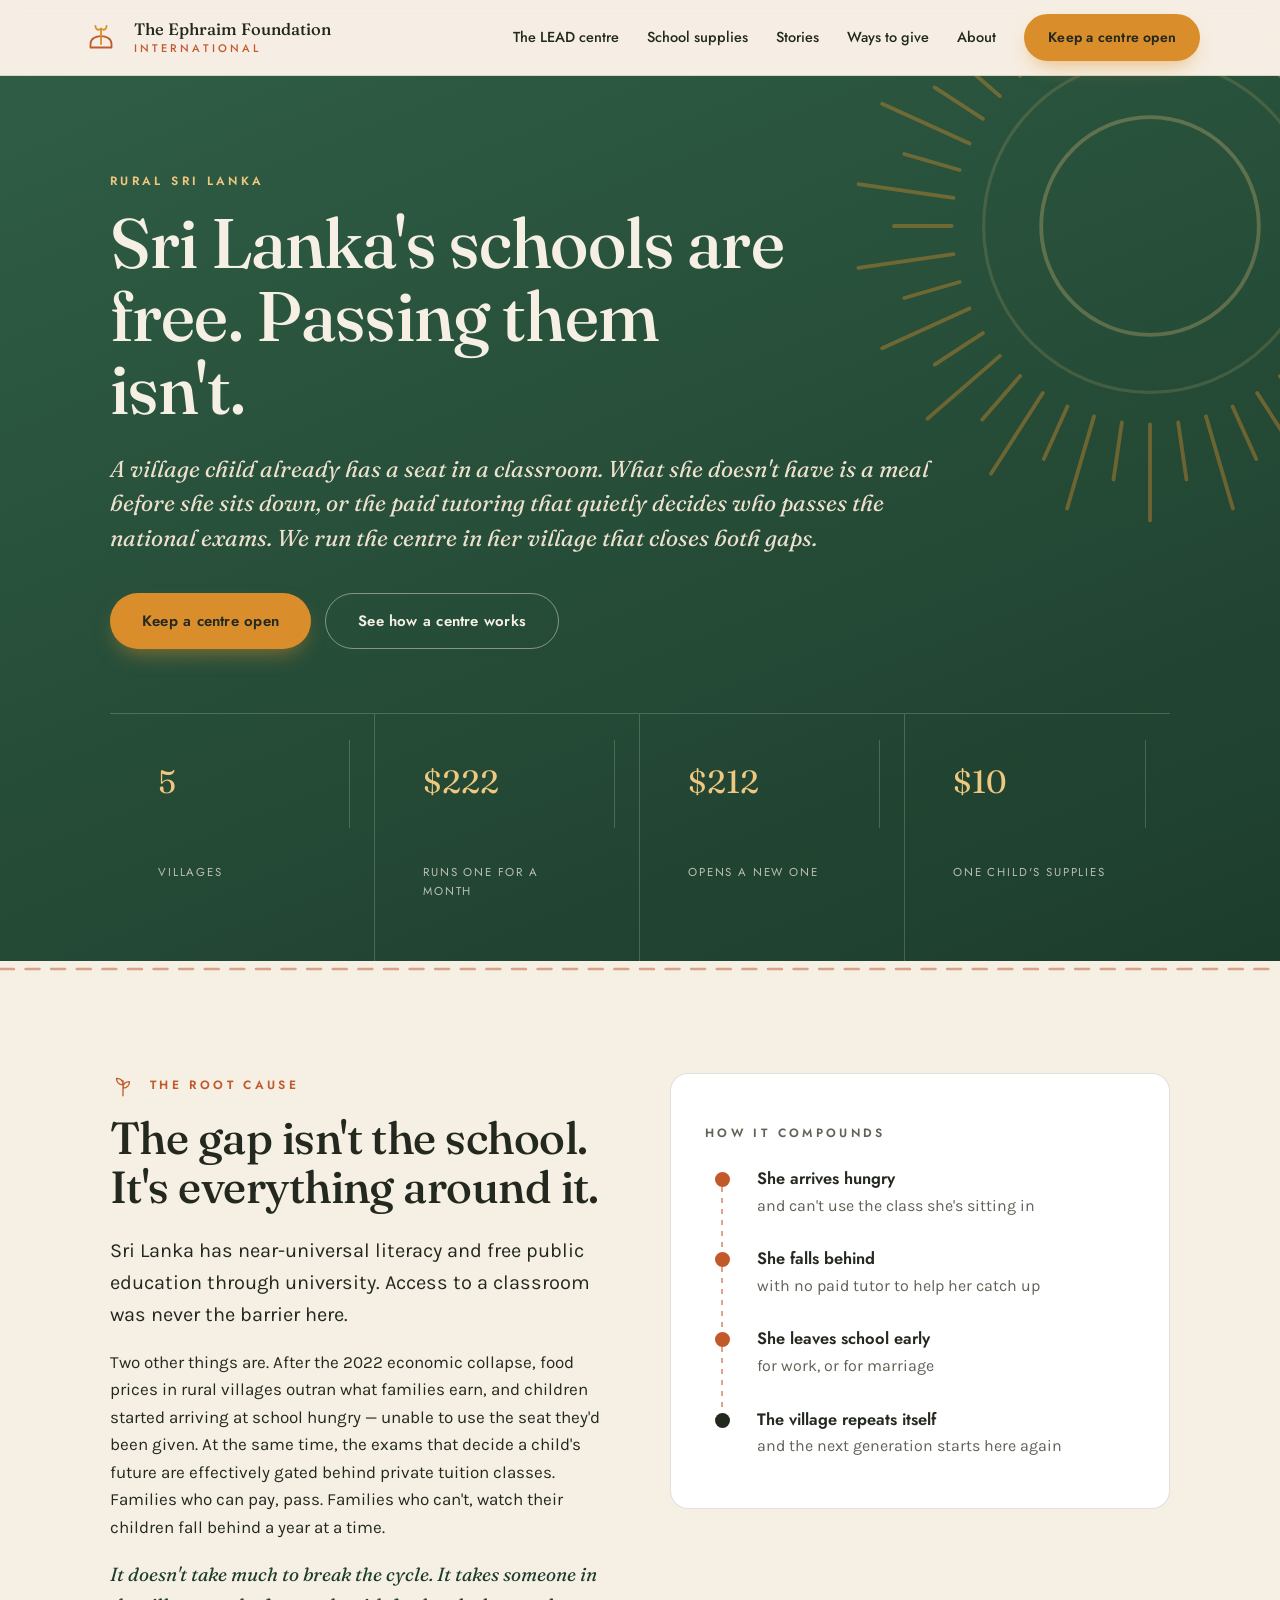
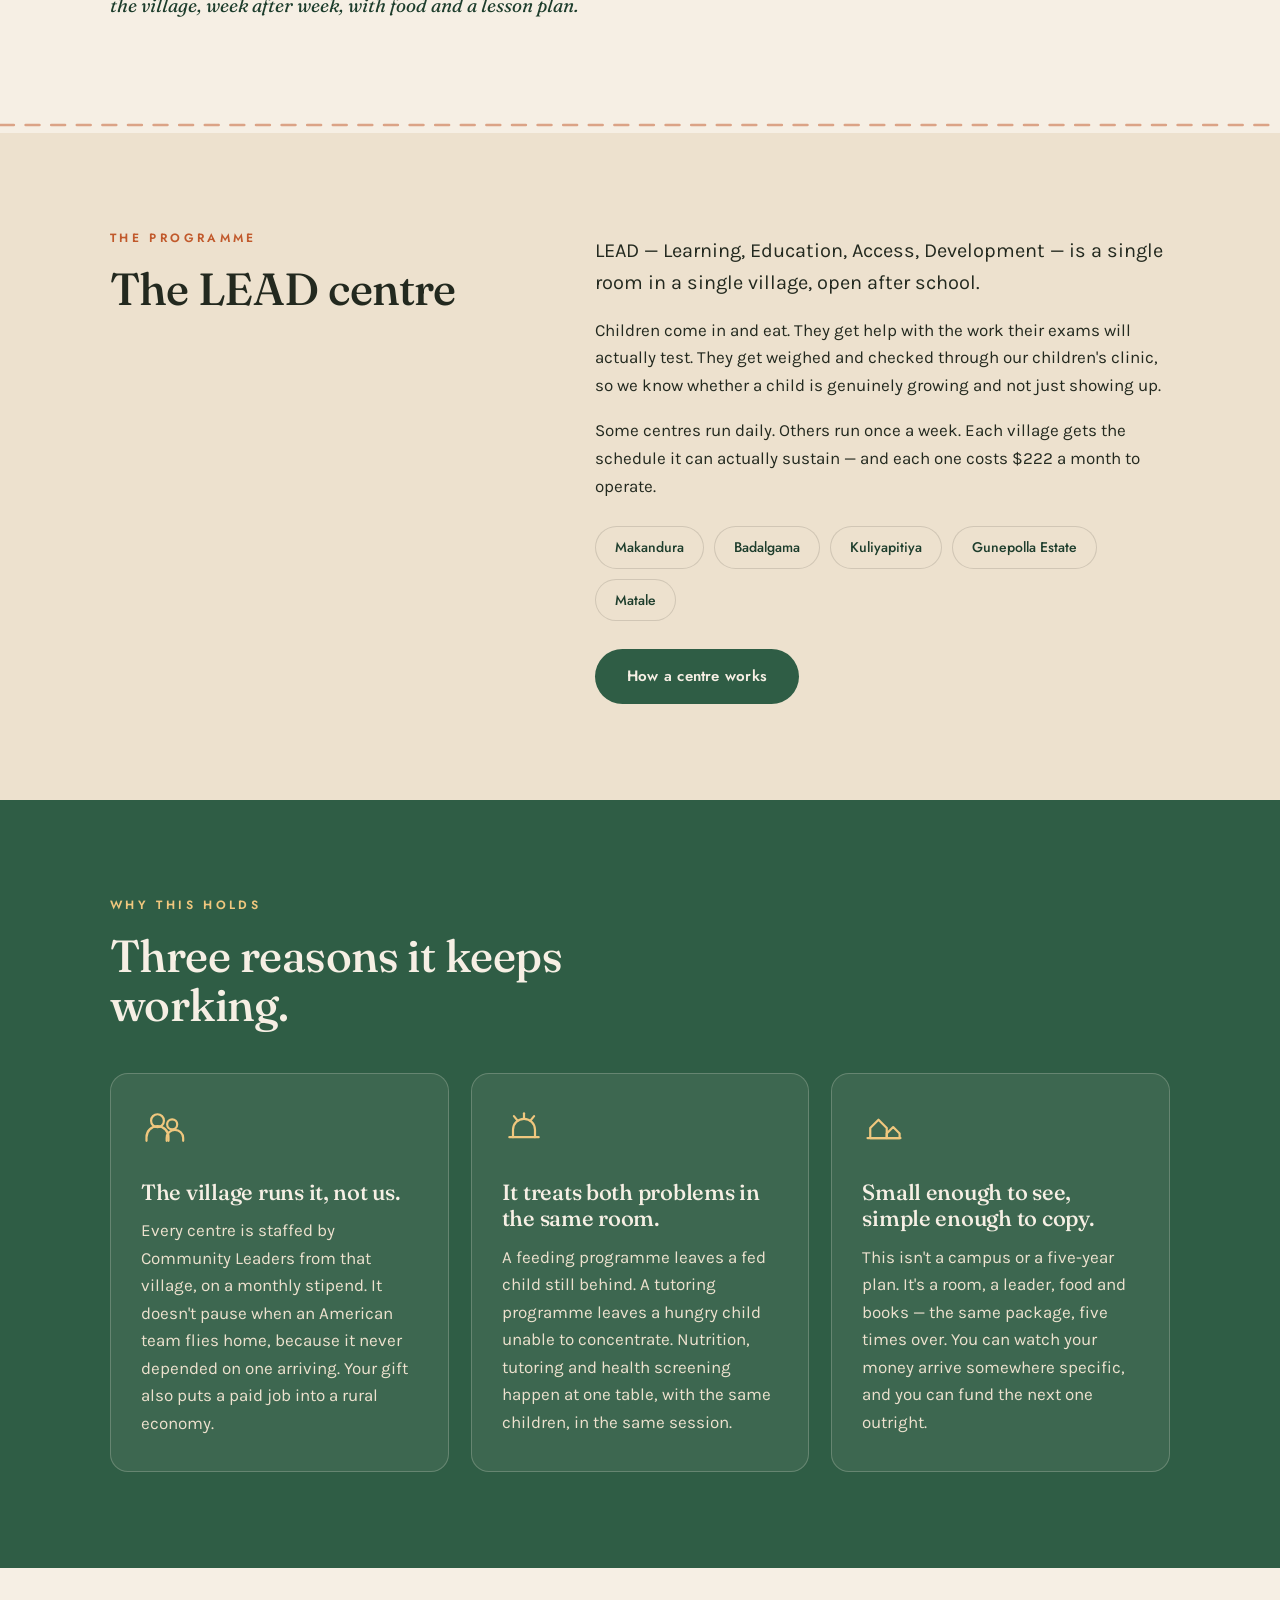
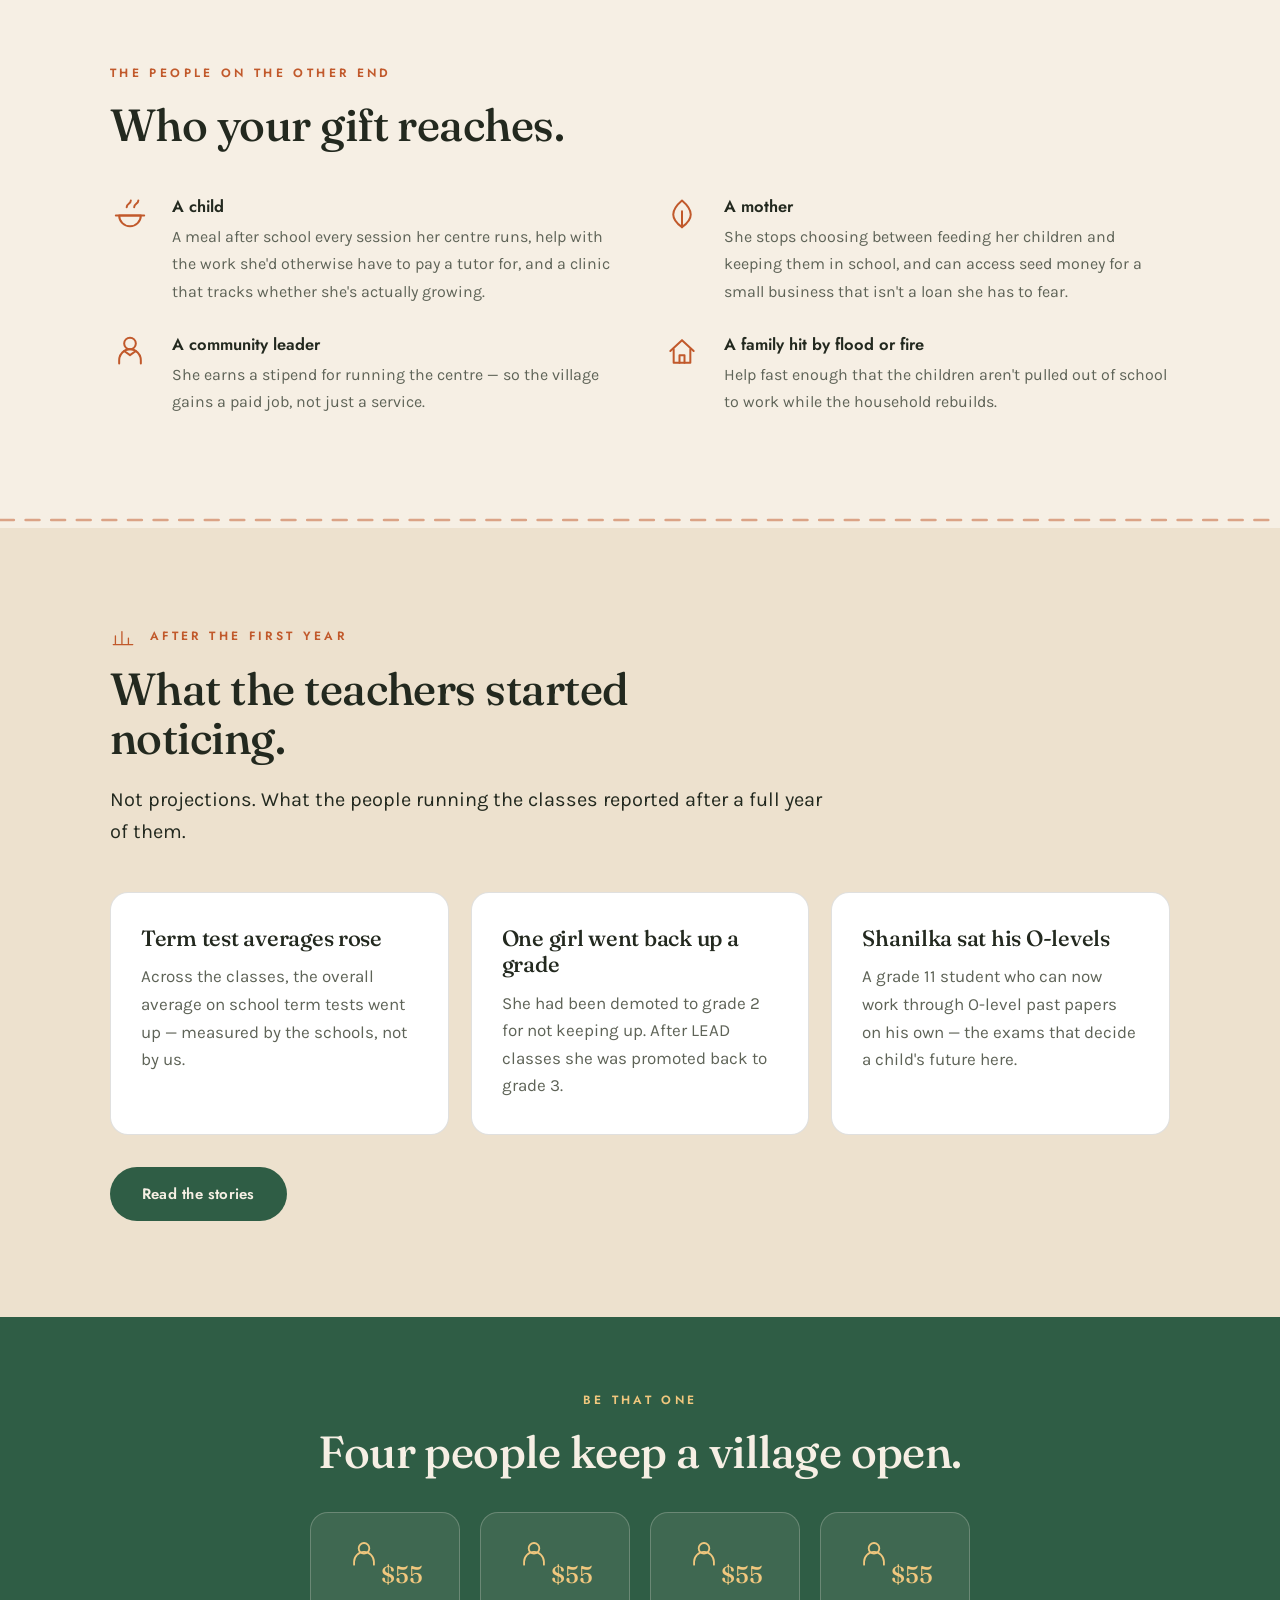
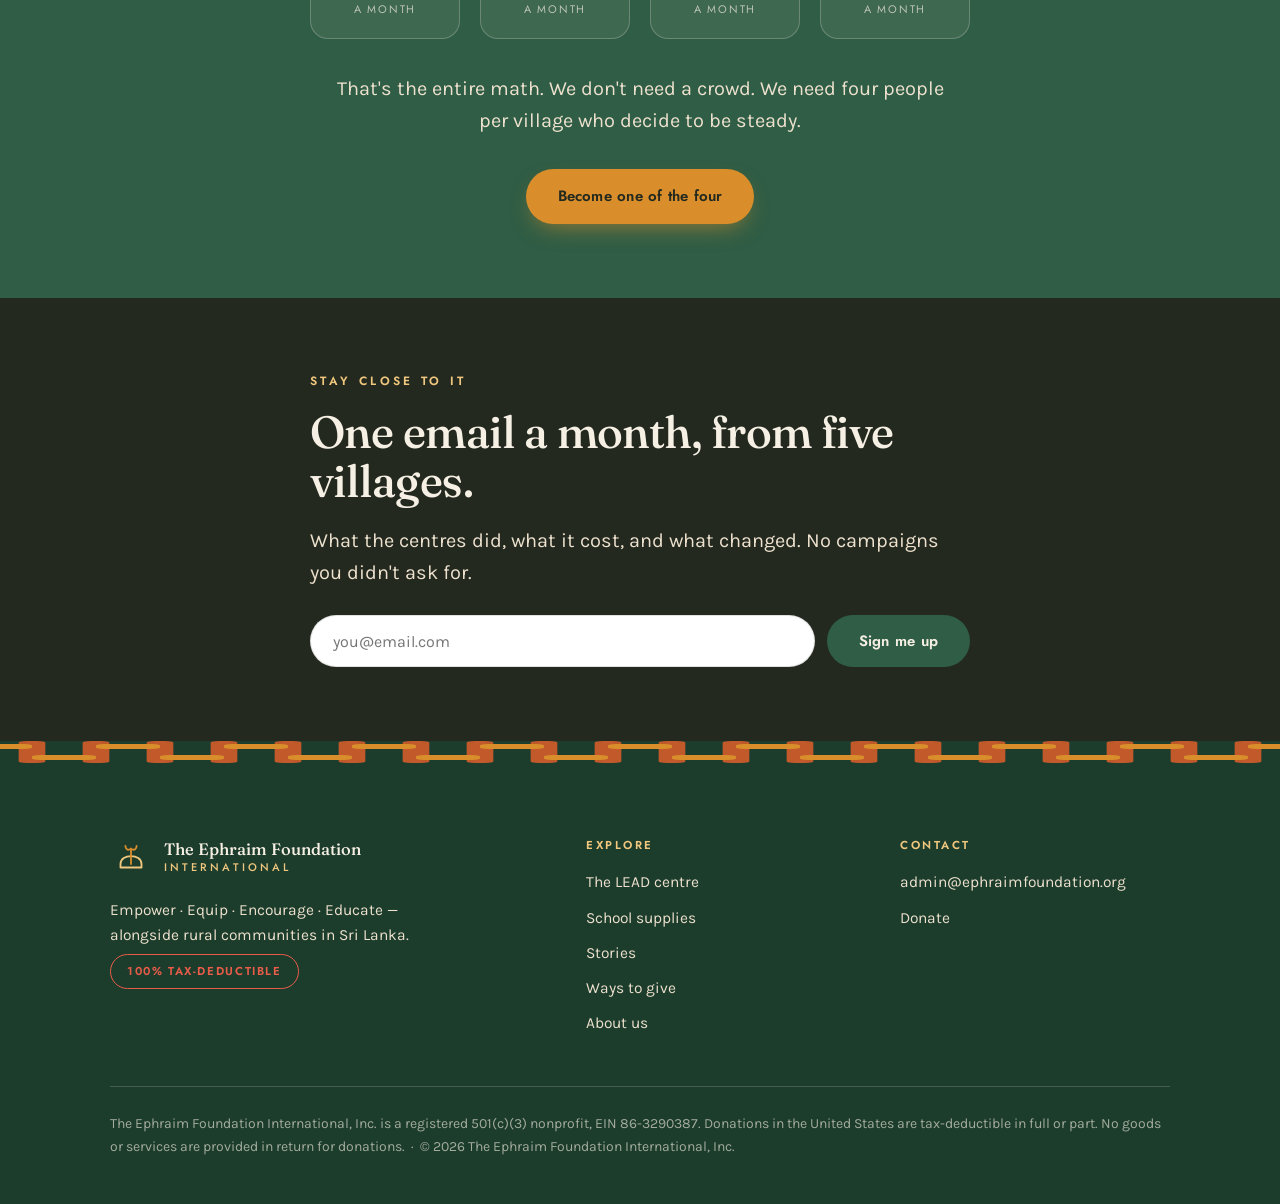
<file: index.html>
<!DOCTYPE html>
<html lang="en">
<head>
<meta charset="UTF-8">
<meta name="viewport" content="width=device-width, initial-scale=1">
<title>The Ephraim Foundation International | Village learning centres in rural Sri Lanka</title>
<meta name="description" content="We run village learning centres in rural Sri Lanka where children get a meal, tutoring and health screening. $222 keeps one open for a month.">
<link rel="canonical" href="https://ephraimfoundation.org/">
<meta property="og:type" content="website">
<meta property="og:title" content="Sri Lanka's schools are free. Passing them isn't.">
<meta property="og:description" content="Village learning centres in rural Sri Lanka: a meal, tutoring and health screening. $222 keeps one open for a month.">
<meta property="og:url" content="https://ephraimfoundation.org/">
<meta name="twitter:card" content="summary_large_image">
<link rel="preconnect" href="https://fonts.googleapis.com">
<link rel="preconnect" href="https://fonts.gstatic.com" crossorigin>
<link href="https://fonts.googleapis.com/css2?family=Fraunces:ital,opsz,wght@0,9..144,300;0,9..144,400;0,9..144,500;0,9..144,600;1,9..144,400;1,9..144,500&family=Jost:wght@400;500;600&family=Karla:wght@400;500;700&display=swap" rel="stylesheet">
<link rel="stylesheet" href="assets/css/style.css">
<script type="application/ld+json">
{"@context":"https://schema.org","@type":"NGO","name":"The Ephraim Foundation International, Inc.","url":"https://ephraimfoundation.org","email":"admin@ephraimfoundation.org","taxID":"86-3290387","areaServed":"Sri Lanka","description":"After-school village learning centres providing nutrition, tutoring and health screening to children in rural Sri Lanka, alongside micro-business and disaster-relief programmes."}
</script>
</head>
<body>
<a class="skip" href="#main">Skip to content</a>

<header class="site">
  <div class="shell bar">
    <a class="brand" href="index.html">
      <svg width="42" height="42" viewBox="0 0 60 60" aria-hidden="true">
        <path d="M15 40 C15 25 45 25 45 40 L45 45 L15 45 Z" fill="none" stroke="#C1592B" stroke-width="2.6" stroke-linejoin="round"/>
        <path d="M30 40 L30 18 M30 18 C25 22 22 18 22 14 M30 18 C35 22 38 18 38 14" fill="none" stroke="#D98E2B" stroke-width="2.6" stroke-linecap="round"/>
      </svg>
      <span class="name">The Ephraim Foundation<span class="intl">International</span></span>
    </a>
    <nav class="main" aria-label="Main">
      <a class="link" href="lead.html">The LEAD centre</a>
      <a class="link" href="school-supplies.html">School supplies</a>
      <a class="link" href="stories.html">Stories</a>
      <a class="link" href="give.html">Ways to give</a>
      <a class="link" href="about.html">About</a>
      <a class="btn btn-give" href="give.html">Keep a centre open</a>
    </nav>
  </div>
</header>

<main id="main">

<div class="hero">
  <svg class="sunburst" viewBox="0 0 200 200" aria-hidden="true">
    <g id="rays" stroke="#D98E2B" stroke-width="1.2" stroke-linecap="round" opacity=".8"></g>
    <circle cx="100" cy="100" r="34" fill="none" stroke="#F0C77E" stroke-width="1.2" opacity=".55"/>
    <circle cx="100" cy="100" r="52" fill="none" stroke="#F0C77E" stroke-width="1" opacity=".3"/>
  </svg>
  <div class="shell">
    <p class="eyebrow on-dark">Rural Sri Lanka</p>
    <h1>Sri Lanka's schools are free. Passing them isn't.</h1>
    <p class="sub">A village child already has a seat in a classroom. What she doesn't have is a meal before she sits down, or the paid tutoring that quietly decides who passes the national exams. We run the centre in her village that closes both gaps.</p>
    <div class="actions">
      <a class="btn btn-give" href="give.html">Keep a centre open</a>
      <a class="btn btn-ghost" href="lead.html">See how a centre works</a>
    </div>
    <div class="herofoot">
      <div><div class="fig">5</div><div class="cap">Villages</div></div>
      <div><div class="fig">$222</div><div class="cap">Runs one for a month</div></div>
      <div><div class="fig">$212</div><div class="cap">Opens a new one</div></div>
      <div><div class="fig">$10</div><div class="cap">One child's supplies</div></div>
    </div>
  </div>
</div>

<svg class="stitch" viewBox="0 0 1200 16" preserveAspectRatio="none" aria-hidden="true"><path d="M0 8 H1200" stroke="currentColor" stroke-width="2.4" stroke-linecap="round" stroke-dasharray="13 11"/></svg>

<section id="problem">
  <div class="shell two-col">
    <div>
      <div class="sprig">
        <svg width="26" height="26" viewBox="0 0 48 48" fill="none" stroke="#C1592B" stroke-width="2.4" stroke-linecap="round" stroke-linejoin="round" aria-hidden="true"><path d="M24 42 V14 M24 22 C16 22 12 16 12 10 C20 10 24 15 24 22 Z M24 28 C32 28 36 22 36 16 C28 16 24 21 24 28 Z"/></svg>
        <p class="eyebrow" style="margin:0;">The root cause</p>
      </div>
      <h2>The gap isn't the school. It's everything around it.</h2>
      <p class="lede" style="margin-top:24px;">Sri Lanka has near-universal literacy and free public education through university. Access to a classroom was never the barrier here.</p>
      <p>Two other things are. After the 2022 economic collapse, food prices in rural villages outran what families earn, and children started arriving at school hungry &mdash; unable to use the seat they'd been given. At the same time, the exams that decide a child's future are effectively gated behind private tuition classes. Families who can pay, pass. Families who can't, watch their children fall behind a year at a time.</p>
      <p class="serif-note">It doesn't take much to break the cycle. It takes someone in the village, week after week, with food and a lesson plan.</p>
    </div>
    <div class="card" style="padding:38px 34px 22px;">
      <p class="eyebrow" style="margin-bottom:22px;">How it compounds</p>
      <div class="chain">
        <div class="step"><div class="rail"><div class="dot"></div></div><div class="txt"><strong>She arrives hungry</strong><span>and can't use the class she's sitting in</span></div></div>
        <div class="step"><div class="rail"><div class="dot"></div></div><div class="txt"><strong>She falls behind</strong><span>with no paid tutor to help her catch up</span></div></div>
        <div class="step"><div class="rail"><div class="dot"></div></div><div class="txt"><strong>She leaves school early</strong><span>for work, or for marriage</span></div></div>
        <div class="step"><div class="rail"><div class="dot"></div></div><div class="txt"><strong>The village repeats itself</strong><span>and the next generation starts here again</span></div></div>
      </div>
    </div>
  </div>
</section>

<svg class="stitch" viewBox="0 0 1200 16" preserveAspectRatio="none" aria-hidden="true"><path d="M0 8 H1200" stroke="currentColor" stroke-width="2.4" stroke-linecap="round" stroke-dasharray="13 11"/></svg>

<section class="band-dim">
  <div class="shell two-col lean">
    <div>
      <p class="eyebrow">The programme</p>
      <h2>The LEAD centre</h2>
    </div>
    <div>
      <p class="lede" style="margin-top:6px;">LEAD &mdash; Learning, Education, Access, Development &mdash; is a single room in a single village, open after school.</p>
      <p>Children come in and eat. They get help with the work their exams will actually test. They get weighed and checked through our children's clinic, so we know whether a child is genuinely growing and not just showing up.</p>
      <p>Some centres run daily. Others run once a week. Each village gets the schedule it can actually sustain &mdash; and each one costs $222 a month to operate.</p>
      <div class="chips">
        <span>Makandura</span><span>Badalgama</span><span>Kuliyapitiya</span><span>Gunepolla Estate</span><span>Matale</span>
      </div>
      <p style="margin-top:28px;"><a class="btn btn-info" href="lead.html">How a centre works</a></p>
    </div>
  </div>
</section>

<section class="band-tea">
  <div class="shell">
    <p class="eyebrow on-dark">Why this holds</p>
    <h2 style="max-width:16ch;">Three reasons it keeps working.</h2>
    <div class="cards3">
      <div class="card">
        <div class="ico"><svg width="44" height="44" viewBox="0 0 48 48" fill="none" stroke="#F0C77E" stroke-width="2.4" stroke-linecap="round" stroke-linejoin="round" aria-hidden="true"><circle cx="18" cy="16" r="7"/><path d="M6 38 v-4 a12 12 0 0 1 24 0 v4"/><circle cx="34" cy="20" r="5.5"/><path d="M28 38 v-3 a9 9 0 0 1 18 0 v3"/></svg></div>
        <h3>The village runs it, not us.</h3>
        <p>Every centre is staffed by Community Leaders from that village, on a monthly stipend. It doesn't pause when an American team flies home, because it never depended on one arriving. Your gift also puts a paid job into a rural economy.</p>
      </div>
      <div class="card">
        <div class="ico"><svg width="44" height="44" viewBox="0 0 48 48" fill="none" stroke="#F0C77E" stroke-width="2.4" stroke-linecap="round" stroke-linejoin="round" aria-hidden="true"><path d="M8 34 h32"/><path d="M12 34 v-8 a12 12 0 0 1 24 0 v8"/><path d="M24 14 v-6"/><path d="M17 16 l-4 -5"/><path d="M31 16 l4 -5"/></svg></div>
        <h3>It treats both problems in the same room.</h3>
        <p>A feeding programme leaves a fed child still behind. A tutoring programme leaves a hungry child unable to concentrate. Nutrition, tutoring and health screening happen at one table, with the same children, in the same session.</p>
      </div>
      <div class="card">
        <div class="ico"><svg width="44" height="44" viewBox="0 0 48 48" fill="none" stroke="#F0C77E" stroke-width="2.4" stroke-linecap="round" stroke-linejoin="round" aria-hidden="true"><path d="M9 24 l9 -9 l9 9 v11 h-18 z"/><path d="M27 30 l7 -7 l7 7 v5 h-14 z"/><path d="M6 35 h36"/></svg></div>
        <h3>Small enough to see, simple enough to copy.</h3>
        <p>This isn't a campus or a five-year plan. It's a room, a leader, food and books &mdash; the same package, five times over. You can watch your money arrive somewhere specific, and you can fund the next one outright.</p>
      </div>
    </div>
  </div>
</section>

<section>
  <div class="shell">
    <p class="eyebrow">The people on the other end</p>
    <h2 style="max-width:16ch;">Who your gift reaches.</h2>
    <ul class="reach">
      <li>
        <svg width="40" height="40" viewBox="0 0 48 48" fill="none" stroke="#C1592B" stroke-width="2.4" stroke-linecap="round" stroke-linejoin="round" aria-hidden="true"><path d="M11 27 h26 a13 13 0 0 1 -26 0 z"/><path d="M7 27 h34"/><path d="M20 17 c0 -4 5 -4 5 -8"/><path d="M29 17 c0 -4 5 -4 5 -8"/></svg>
        <div><strong>A child</strong><span>A meal after school every session her centre runs, help with the work she'd otherwise have to pay a tutor for, and a clinic that tracks whether she's actually growing.</span></div>
      </li>
      <li>
        <svg width="40" height="40" viewBox="0 0 48 48" fill="none" stroke="#C1592B" stroke-width="2.4" stroke-linecap="round" stroke-linejoin="round" aria-hidden="true"><path d="M24 41 C10 31 10 21 24 9 C38 21 38 31 24 41 Z"/><path d="M24 41 V22"/></svg>
        <div><strong>A mother</strong><span>She stops choosing between feeding her children and keeping them in school, and can access seed money for a small business that isn't a loan she has to fear.</span></div>
      </li>
      <li>
        <svg width="40" height="40" viewBox="0 0 48 48" fill="none" stroke="#C1592B" stroke-width="2.4" stroke-linecap="round" stroke-linejoin="round" aria-hidden="true"><circle cx="24" cy="15" r="7"/><path d="M11 39 v-4 a13 13 0 0 1 26 0 v4"/><path d="M17 24 l7 5 l7 -5"/></svg>
        <div><strong>A community leader</strong><span>She earns a stipend for running the centre &mdash; so the village gains a paid job, not just a service.</span></div>
      </li>
      <li>
        <svg width="40" height="40" viewBox="0 0 48 48" fill="none" stroke="#C1592B" stroke-width="2.4" stroke-linecap="round" stroke-linejoin="round" aria-hidden="true"><path d="M10 24 l14 -13 l14 13"/><path d="M14 22 v16 h20 v-16"/><path d="M21 38 v-9 h6 v9"/></svg>
        <div><strong>A family hit by flood or fire</strong><span>Help fast enough that the children aren't pulled out of school to work while the household rebuilds.</span></div>
      </li>
    </ul>
  </div>
</section>

<svg class="stitch" viewBox="0 0 1200 16" preserveAspectRatio="none" aria-hidden="true"><path d="M0 8 H1200" stroke="currentColor" stroke-width="2.4" stroke-linecap="round" stroke-dasharray="13 11"/></svg>

<section class="band-dim">
  <div class="shell">
    <div class="sprig">
      <svg width="26" height="26" viewBox="0 0 48 48" fill="none" stroke="#C1592B" stroke-width="2.4" stroke-linecap="round" stroke-linejoin="round" aria-hidden="true"><path d="M10 38 V22 M22 38 V14 M34 38 V26 M6 38 h36"/></svg>
      <p class="eyebrow" style="margin:0;">After the first year</p>
    </div>
    <h2 style="max-width:20ch;">What the teachers started noticing.</h2>
    <p class="lede narrow" style="margin-top:22px;">Not projections. What the people running the classes reported after a full year of them.</p>
    <div class="cards3">
      <div class="card">
        <h3>Term test averages rose</h3>
        <p>Across the classes, the overall average on school term tests went up &mdash; measured by the schools, not by us.</p>
      </div>
      <div class="card">
        <h3>One girl went back up a grade</h3>
        <p>She had been demoted to grade 2 for not keeping up. After LEAD classes she was promoted back to grade 3.</p>
      </div>
      <div class="card">
        <h3>Shanilka sat his O-levels</h3>
        <p>A grade 11 student who can now work through O-level past papers on his own &mdash; the exams that decide a child's future here.</p>
      </div>
    </div>
    <p style="margin-top:32px;"><a class="btn btn-info" href="stories.html">Read the stories</a></p>
  </div>
</section>

<section class="band-tea tight">
  <div class="shell narrow" style="text-align:center;">
    <p class="eyebrow on-dark">Be that one</p>
    <h2>Four people keep a village open.</h2>
    <div class="four">
      <div class="person"><svg width="34" height="34" viewBox="0 0 48 48" fill="none" stroke="#F0C77E" stroke-width="2.6" stroke-linecap="round" stroke-linejoin="round" aria-hidden="true"><circle cx="24" cy="16" r="7.5"/><path d="M10 39 v-4 a14 14 0 0 1 28 0 v4"/></svg><b>$55</b><em>a month</em></div>
      <div class="person"><svg width="34" height="34" viewBox="0 0 48 48" fill="none" stroke="#F0C77E" stroke-width="2.6" stroke-linecap="round" stroke-linejoin="round" aria-hidden="true"><circle cx="24" cy="16" r="7.5"/><path d="M10 39 v-4 a14 14 0 0 1 28 0 v4"/></svg><b>$55</b><em>a month</em></div>
      <div class="person"><svg width="34" height="34" viewBox="0 0 48 48" fill="none" stroke="#F0C77E" stroke-width="2.6" stroke-linecap="round" stroke-linejoin="round" aria-hidden="true"><circle cx="24" cy="16" r="7.5"/><path d="M10 39 v-4 a14 14 0 0 1 28 0 v4"/></svg><b>$55</b><em>a month</em></div>
      <div class="person"><svg width="34" height="34" viewBox="0 0 48 48" fill="none" stroke="#F0C77E" stroke-width="2.6" stroke-linecap="round" stroke-linejoin="round" aria-hidden="true"><circle cx="24" cy="16" r="7.5"/><path d="M10 39 v-4 a14 14 0 0 1 28 0 v4"/></svg><b>$55</b><em>a month</em></div>
    </div>
    <p class="lede" style="color:var(--cream-dim); max-width:52ch; margin:0 auto;">That's the entire math. We don't need a crowd. We need four people per village who decide to be steady.</p>
    <div style="margin-top:32px;"><a class="btn btn-give" href="give.html">Become one of the four</a></div>
  </div>
</section>

<section class="band-ink tight">
  <div class="shell narrow">
    <p class="eyebrow on-dark">Stay close to it</p>
    <h2>One email a month, from five villages.</h2>
    <p class="lede" style="margin-top:20px;">What the centres did, what it cost, and what changed. No campaigns you didn't ask for.</p>
    <form class="signup" id="signup">
      <label class="sr" for="email">Email address</label>
      <input id="email" name="email" type="email" placeholder="you@email.com" required>
      <button class="btn btn-info" type="submit">Sign me up</button>
    </form>
  </div>
</section>

</main>

<footer class="site">
  <svg class="weave" viewBox="0 0 240 22" preserveAspectRatio="none" aria-hidden="true"><g id="weave"></g></svg>
  <div class="shell">
    <div class="fgrid">
      <div>
        <div class="brand">
          <svg width="42" height="42" viewBox="0 0 60 60" aria-hidden="true">
            <path d="M15 40 C15 25 45 25 45 40 L45 45 L15 45 Z" fill="none" stroke="#F0C77E" stroke-width="2.6" stroke-linejoin="round"/>
            <path d="M30 40 L30 18 M30 18 C25 22 22 18 22 14 M30 18 C35 22 38 18 38 14" fill="none" stroke="#D98E2B" stroke-width="2.6" stroke-linecap="round"/>
          </svg>
          <span class="name" style="color:var(--cream);">The Ephraim Foundation<span class="intl" style="color:var(--marigold-soft);">International</span></span>
        </div>
        <p style="max-width:38ch; margin:20px 0 0; font-size:15.5px;">Empower &middot; Equip &middot; Encourage &middot; Educate &mdash; alongside rural communities in Sri Lanka.</p>
        <span class="badge">100% tax-deductible</span>
      </div>
      <div>
        <h4>Explore</h4>
        <a href="lead.html">The LEAD centre</a>
        <a href="school-supplies.html">School supplies</a>
        <a href="stories.html">Stories</a>
        <a href="give.html">Ways to give</a>
        <a href="about.html">About us</a>
      </div>
      <div>
        <h4>Contact</h4>
        <a href="mailto:admin@ephraimfoundation.org">admin@ephraimfoundation.org</a>
        <a href="give.html">Donate</a>
      </div>
    </div>
    <div class="legal">
      The Ephraim Foundation International, Inc. is a registered 501(c)(3) nonprofit, EIN 86-3290387. Donations in the United States are tax-deductible in full or part. No goods or services are provided in return for donations. &nbsp;&middot;&nbsp; &copy; 2026 The Ephraim Foundation International, Inc.
    </div>
  </div>
</footer>

<script src="assets/js/brand.js"></script>
</body>
</html>
</file>
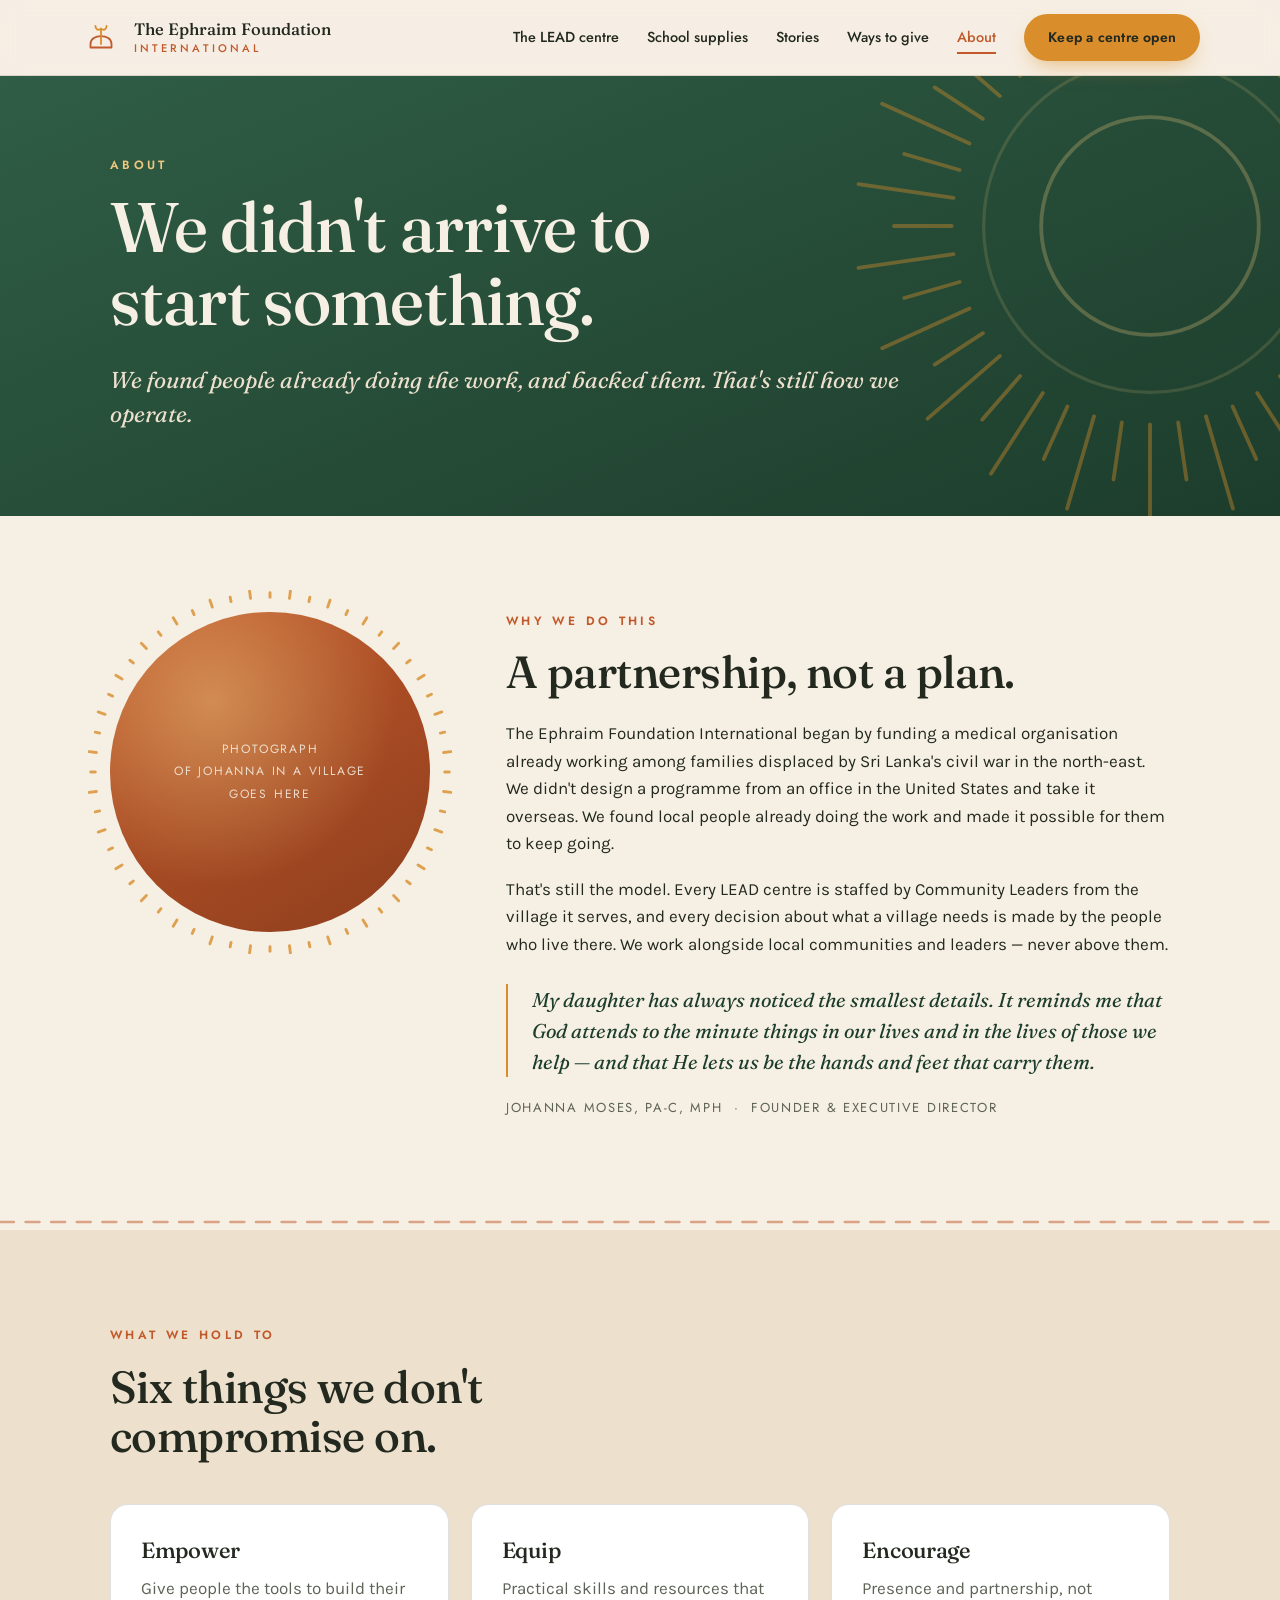
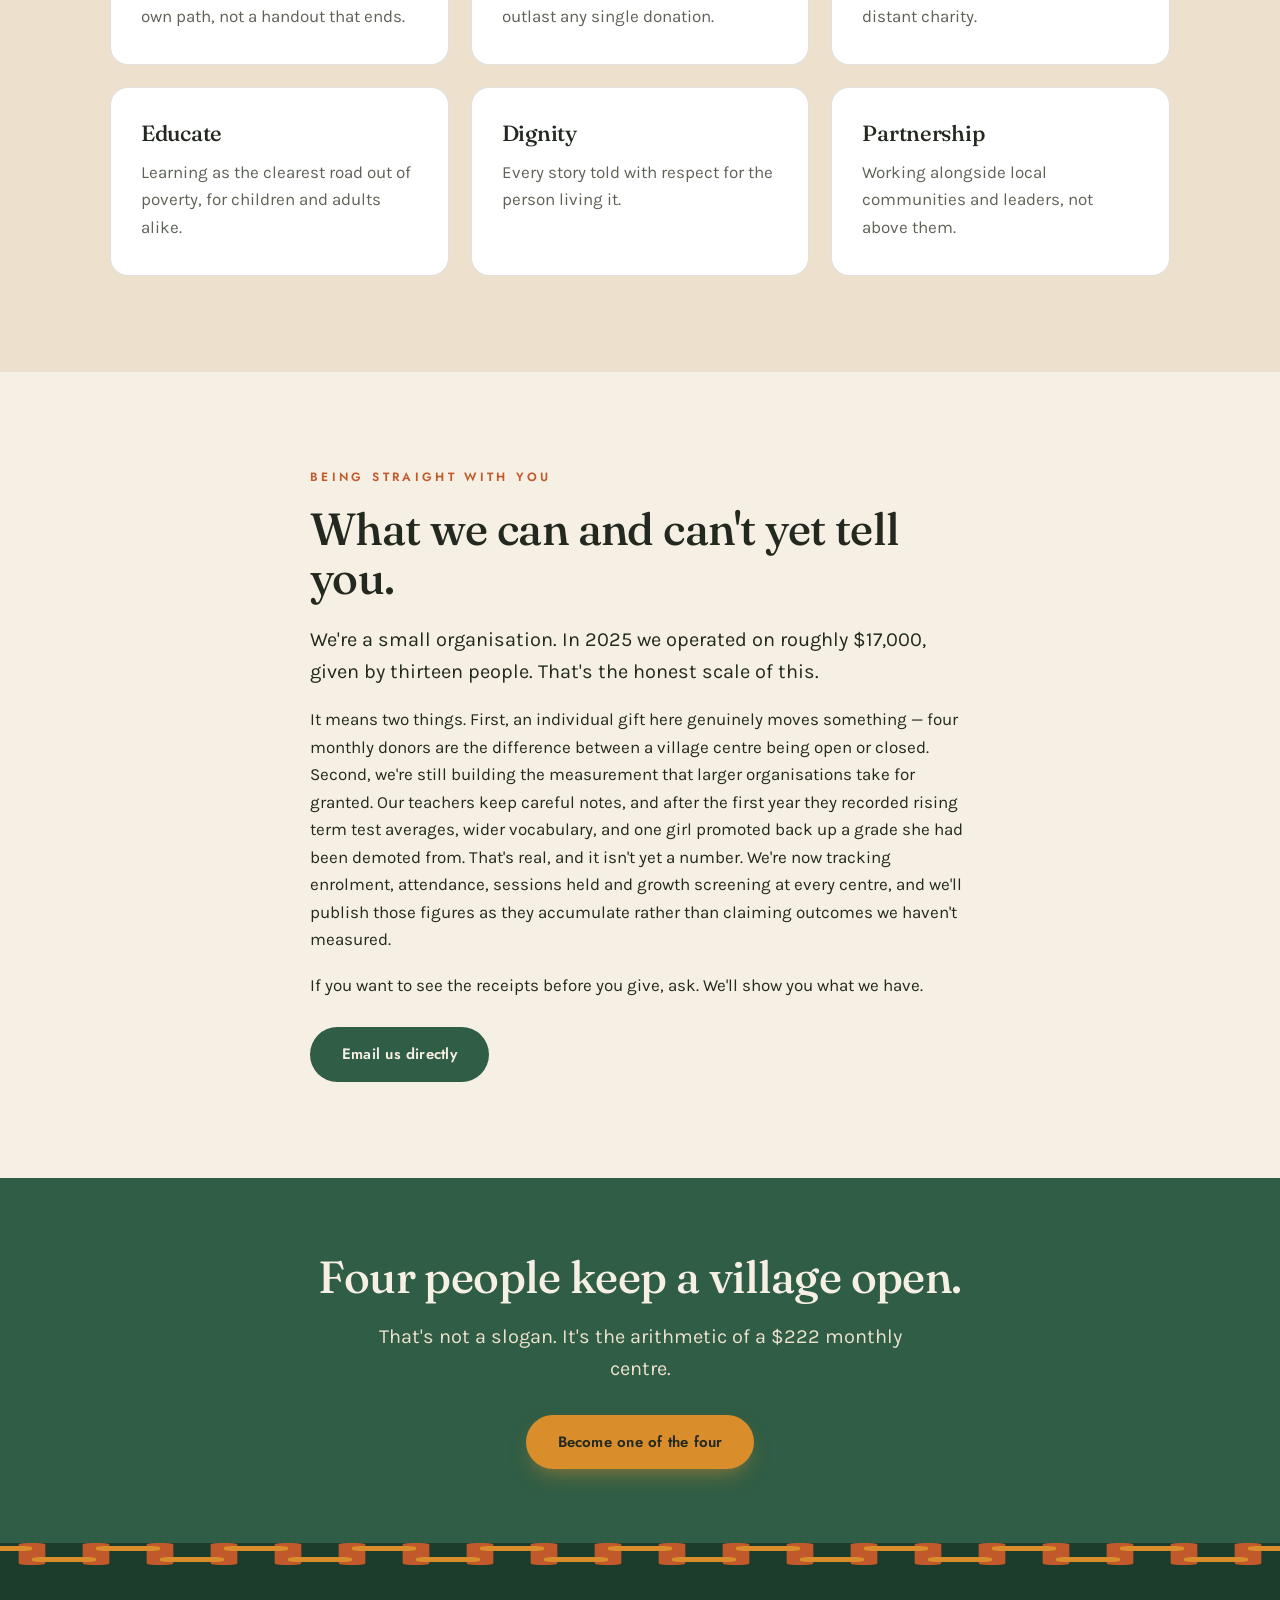
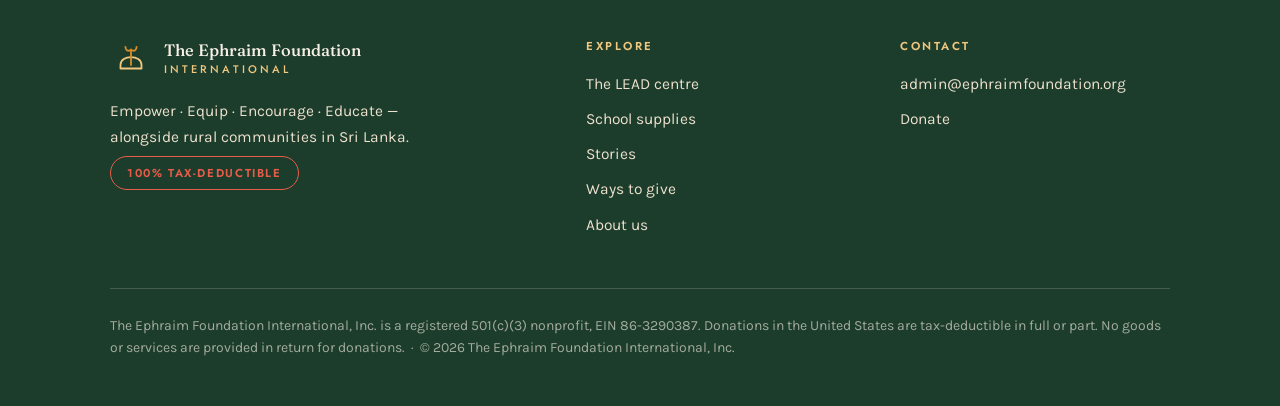
<file: about.html>
<!DOCTYPE html>
<html lang="en">
<head>
<meta charset="UTF-8">
<meta name="viewport" content="width=device-width, initial-scale=1">
<title>About Us | The Ephraim Foundation International</title>
<meta name="description" content="We fund local leaders already doing the work in rural Sri Lanka. A 501(c)(3) nonprofit, EIN 86-3290387.">
<link rel="canonical" href="https://ephraimfoundation.org/about.html">
<meta property="og:type" content="website">
<meta property="og:title" content="We didn’t arrive to start something.">
<meta property="og:description" content="We fund local leaders already doing the work in rural Sri Lanka. A 501(c)(3) nonprofit, EIN 86-3290387.">
<meta property="og:url" content="https://ephraimfoundation.org/about.html">
<meta name="twitter:card" content="summary_large_image">
<link rel="preconnect" href="https://fonts.googleapis.com">
<link rel="preconnect" href="https://fonts.gstatic.com" crossorigin>
<link href="https://fonts.googleapis.com/css2?family=Fraunces:ital,opsz,wght@0,9..144,300;0,9..144,400;0,9..144,500;0,9..144,600;1,9..144,400;1,9..144,500&family=Jost:wght@400;500;600&family=Karla:wght@400;500;700&display=swap" rel="stylesheet">
<link rel="stylesheet" href="assets/css/style.css">
</head>
<body>
<a class="skip" href="#main">Skip to content</a>

<header class="site">
  <div class="shell bar">
    <a class="brand" href="index.html">
      <svg width="42" height="42" viewBox="0 0 60 60" aria-hidden="true">
        <path d="M15 40 C15 25 45 25 45 40 L45 45 L15 45 Z" fill="none" stroke="#C1592B" stroke-width="2.6" stroke-linejoin="round"/>
        <path d="M30 40 L30 18 M30 18 C25 22 22 18 22 14 M30 18 C35 22 38 18 38 14" fill="none" stroke="#D98E2B" stroke-width="2.6" stroke-linecap="round"/>
      </svg>
      <span class="name">The Ephraim Foundation<span class="intl">International</span></span>
    </a>
    <nav class="main" aria-label="Main">
      <a class="link" href="lead.html">The LEAD centre</a>
      <a class="link" href="school-supplies.html">School supplies</a>
      <a class="link" href="stories.html">Stories</a>
      <a class="link" href="give.html">Ways to give</a>
      <a class="link" href="about.html">About</a>
      <a class="btn btn-give" href="give.html">Keep a centre open</a>
    </nav>
  </div>
</header>

<main id="main">
<div class="hero short">
  <svg class="sunburst" viewBox="0 0 200 200" aria-hidden="true">
    <g id="rays" stroke="#D98E2B" stroke-width="1.2" stroke-linecap="round" opacity=".8"></g>
    <circle cx="100" cy="100" r="34" fill="none" stroke="#F0C77E" stroke-width="1.2" opacity=".55"/>
    <circle cx="100" cy="100" r="52" fill="none" stroke="#F0C77E" stroke-width="1" opacity=".3"/>
  </svg>
  <div class="shell">
    <p class="eyebrow on-dark">About</p>
    <h1>We didn't arrive to start something.</h1>
    <p class="sub">We found people already doing the work, and backed them. That's still how we operate.</p>
  </div>
</div>

<section>
  <div class="shell founder">
    <div class="arcframe">
      <svg class="rays" viewBox="0 0 200 200" aria-hidden="true"><g id="arcrays" stroke="#D98E2B" stroke-width="1.6" stroke-linecap="round" opacity=".8"></g></svg>
      <div class="plate">Photograph<br>of Johanna in a village<br>goes here</div>
    </div>
    <div>
      <p class="eyebrow">Why we do this</p>
      <h2>A partnership, not a plan.</h2>
      <p style="margin-top:24px;">The Ephraim Foundation International began by funding a medical organisation already working among families displaced by Sri Lanka's civil war in the north-east. We didn't design a programme from an office in the United States and take it overseas. We found local people already doing the work and made it possible for them to keep going.</p>
      <p>That's still the model. Every LEAD centre is staffed by Community Leaders from the village it serves, and every decision about what a village needs is made by the people who live there. We work alongside local communities and leaders &mdash; never above them.</p>
      <blockquote>My daughter has always noticed the smallest details. It reminds me that God attends to the minute things in our lives and in the lives of those we help &mdash; and that He lets us be the hands and feet that carry them.</blockquote>
      <p class="sig">Johanna Moses, PA-C, MPH &nbsp;&middot;&nbsp; Founder &amp; Executive Director</p>
    </div>
  </div>
</section>

<svg class="stitch" viewBox="0 0 1200 16" preserveAspectRatio="none" aria-hidden="true"><path d="M0 8 H1200" stroke="currentColor" stroke-width="2.4" stroke-linecap="round" stroke-dasharray="13 11"/></svg>

<section class="band-dim">
  <div class="shell">
    <p class="eyebrow">What we hold to</p>
    <h2 style="max-width:16ch;">Six things we don't compromise on.</h2>
    <div class="cards3">
      <div class="card"><h3>Empower</h3><p>Give people the tools to build their own path, not a handout that ends.</p></div>
      <div class="card"><h3>Equip</h3><p>Practical skills and resources that outlast any single donation.</p></div>
      <div class="card"><h3>Encourage</h3><p>Presence and partnership, not distant charity.</p></div>
      <div class="card"><h3>Educate</h3><p>Learning as the clearest road out of poverty, for children and adults alike.</p></div>
      <div class="card"><h3>Dignity</h3><p>Every story told with respect for the person living it.</p></div>
      <div class="card"><h3>Partnership</h3><p>Working alongside local communities and leaders, not above them.</p></div>
    </div>
  </div>
</section>

<section>
  <div class="shell narrow">
    <p class="eyebrow">Being straight with you</p>
    <h2>What we can and can't yet tell you.</h2>
    <p class="lede" style="margin-top:22px;">We're a small organisation. In 2025 we operated on roughly $17,000, given by thirteen people. That's the honest scale of this.</p>
    <p>It means two things. First, an individual gift here genuinely moves something &mdash; four monthly donors are the difference between a village centre being open or closed. Second, we're still building the measurement that larger organisations take for granted. Our teachers keep careful notes, and after the first year they recorded rising term test averages, wider vocabulary, and one girl promoted back up a grade she had been demoted from. That's real, and it isn't yet a number. We're now tracking enrolment, attendance, sessions held and growth screening at every centre, and we'll publish those figures as they accumulate rather than claiming outcomes we haven't measured.</p>
    <p>If you want to see the receipts before you give, ask. We'll show you what we have.</p>
    <p style="margin-top:28px;"><a class="btn btn-info" href="mailto:admin@ephraimfoundation.org">Email us directly</a></p>
  </div>
</section>

<section class="band-tea tight">
  <div class="shell narrow" style="text-align:center;">
    <h2>Four people keep a village open.</h2>
    <p class="lede" style="color:var(--cream-dim); margin:20px auto 30px; max-width:48ch;">That's not a slogan. It's the arithmetic of a $222 monthly centre.</p>
    <a class="btn btn-give" href="give.html">Become one of the four</a>
  </div>
</section>
</main>

<footer class="site">
  <svg class="weave" viewBox="0 0 240 22" preserveAspectRatio="none" aria-hidden="true"><g id="weave"></g></svg>
  <div class="shell">
    <div class="fgrid">
      <div>
        <div class="brand">
          <svg width="42" height="42" viewBox="0 0 60 60" aria-hidden="true">
            <path d="M15 40 C15 25 45 25 45 40 L45 45 L15 45 Z" fill="none" stroke="#F0C77E" stroke-width="2.6" stroke-linejoin="round"/>
            <path d="M30 40 L30 18 M30 18 C25 22 22 18 22 14 M30 18 C35 22 38 18 38 14" fill="none" stroke="#D98E2B" stroke-width="2.6" stroke-linecap="round"/>
          </svg>
          <span class="name" style="color:var(--cream);">The Ephraim Foundation<span class="intl" style="color:var(--marigold-soft);">International</span></span>
        </div>
        <p style="max-width:38ch; margin:20px 0 0; font-size:15.5px;">Empower &middot; Equip &middot; Encourage &middot; Educate &mdash; alongside rural communities in Sri Lanka.</p>
        <span class="badge">100% tax-deductible</span>
      </div>
      <div>
        <h4>Explore</h4>
        <a href="lead.html">The LEAD centre</a>
        <a href="school-supplies.html">School supplies</a>
        <a href="stories.html">Stories</a>
        <a href="give.html">Ways to give</a>
        <a href="about.html">About us</a>
      </div>
      <div>
        <h4>Contact</h4>
        <a href="mailto:admin@ephraimfoundation.org">admin@ephraimfoundation.org</a>
        <a href="give.html">Donate</a>
      </div>
    </div>
    <div class="legal">
      The Ephraim Foundation International, Inc. is a registered 501(c)(3) nonprofit, EIN 86-3290387. Donations in the United States are tax-deductible in full or part. No goods or services are provided in return for donations. &nbsp;&middot;&nbsp; &copy; 2026 The Ephraim Foundation International, Inc.
    </div>
  </div>
</footer>

<script src="assets/js/brand.js"></script>
</body>
</html>
</file>
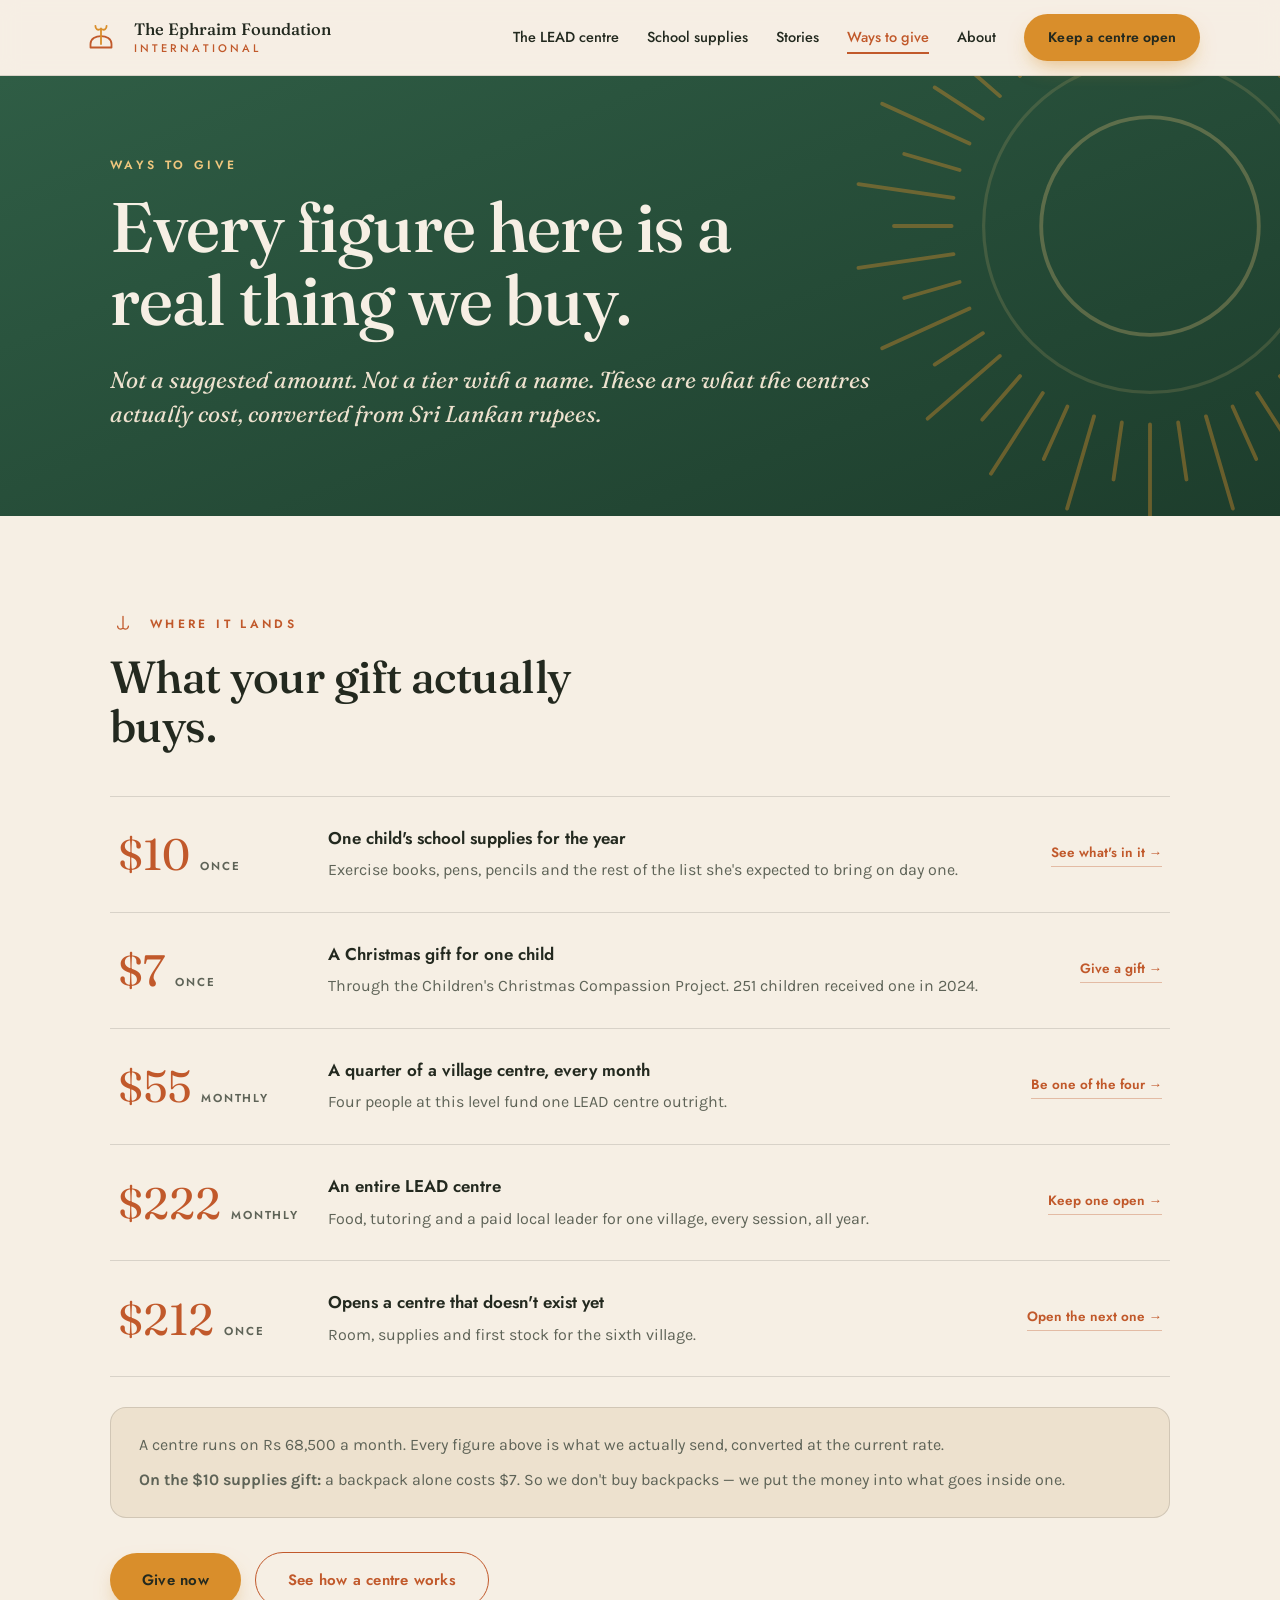
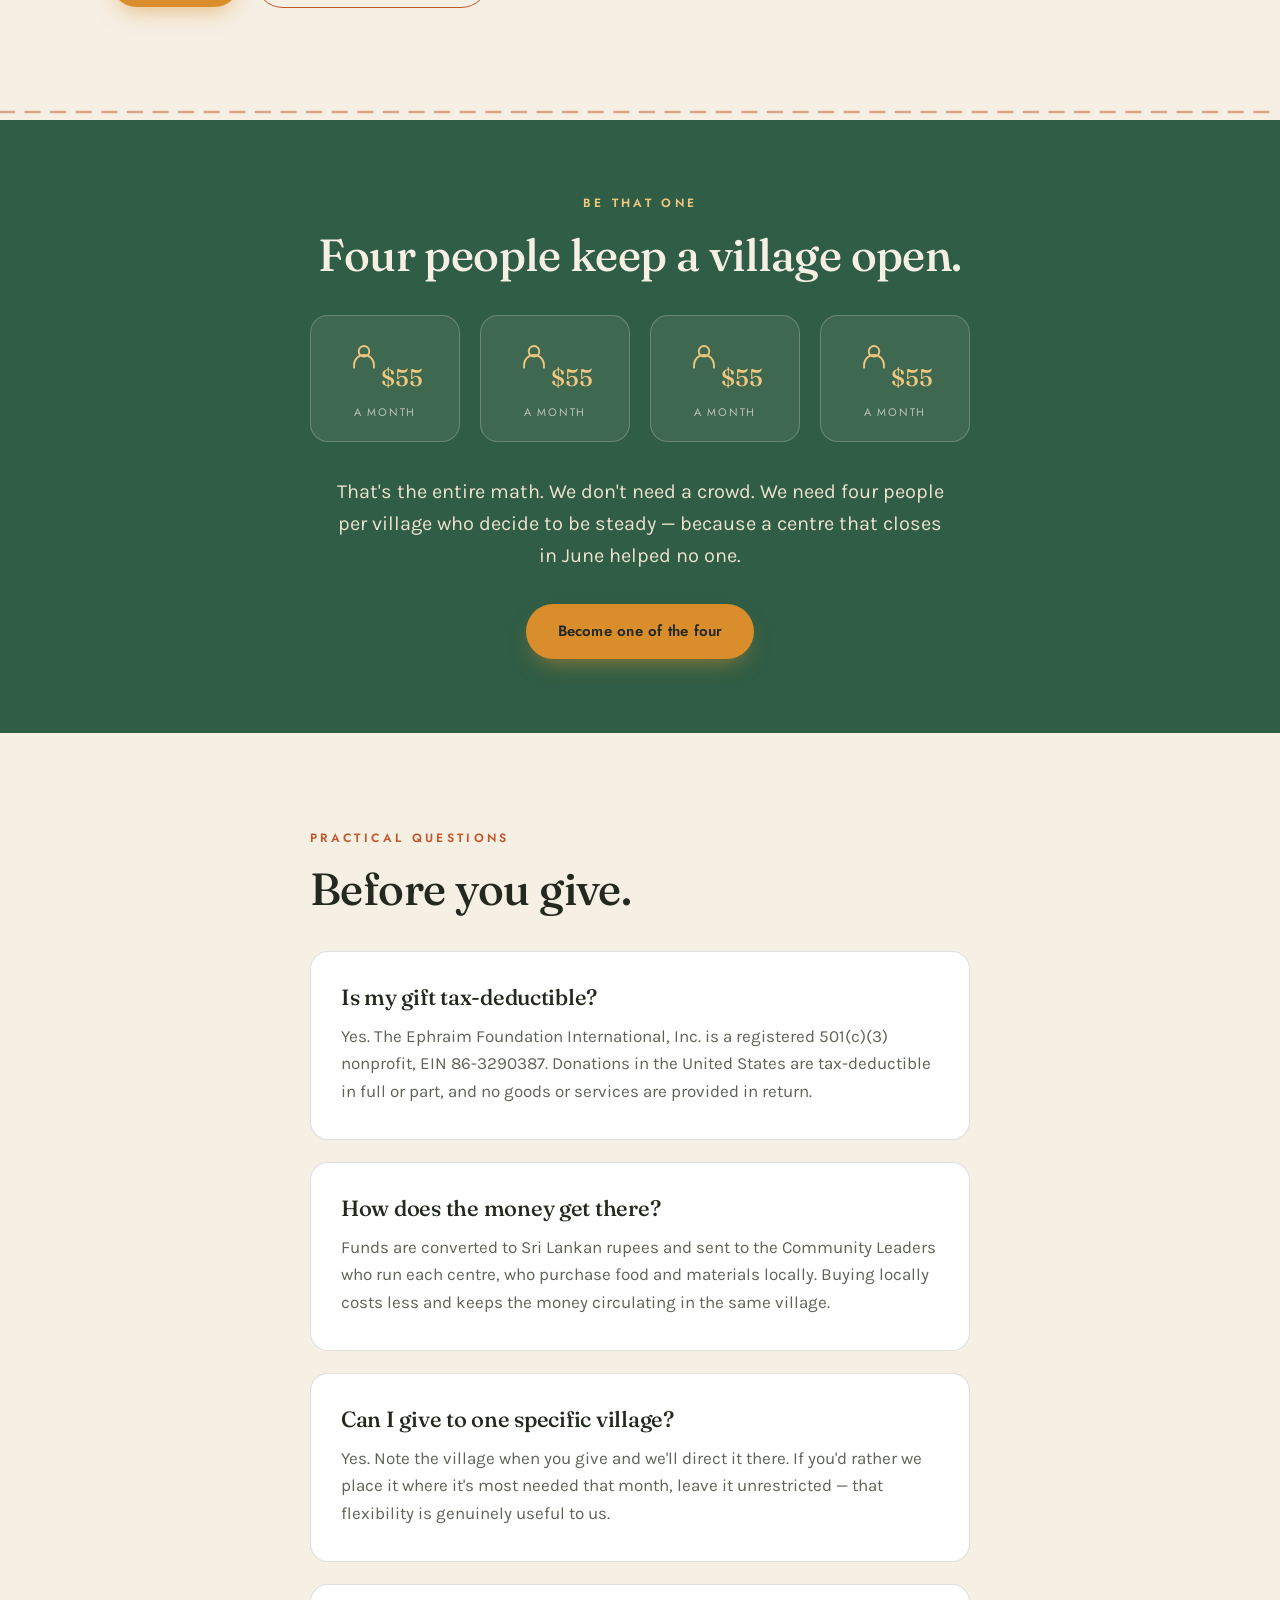
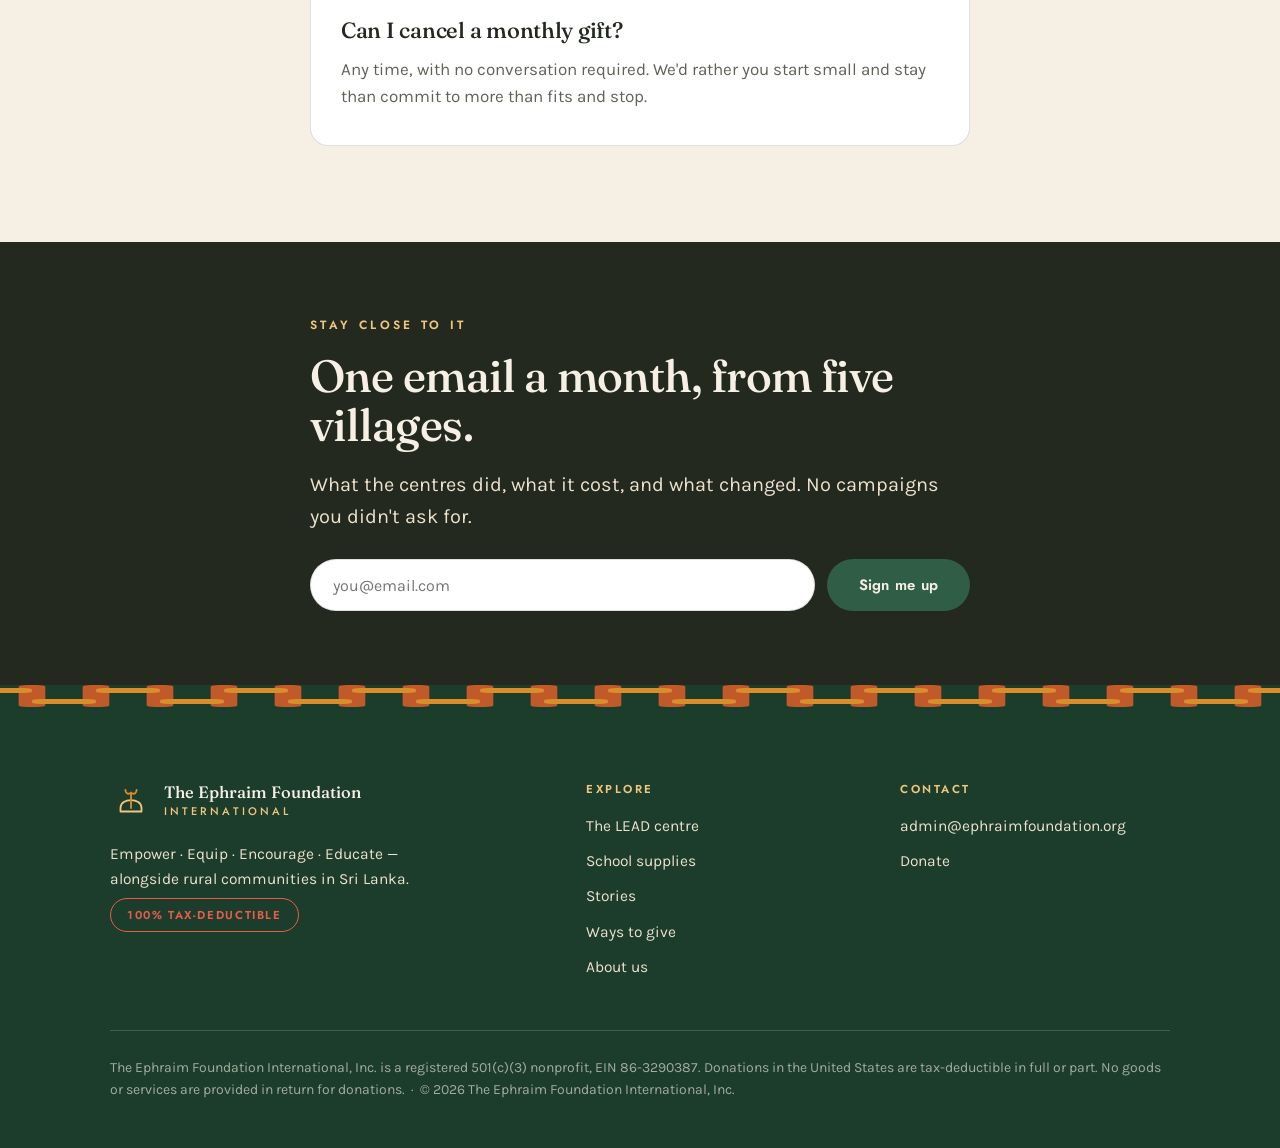
<file: give.html>
<!DOCTYPE html>
<html lang="en">
<head>
<meta charset="UTF-8">
<meta name="viewport" content="width=device-width, initial-scale=1">
<title>Ways to Give | The Ephraim Foundation International</title>
<meta name="description" content="Every figure is a real thing we buy: $10 school supplies, $55 a month, $222 runs a village centre, $212 opens a new one.">
<link rel="canonical" href="https://ephraimfoundation.org/give.html">
<meta property="og:type" content="website">
<meta property="og:title" content="Every figure here is a real thing we buy.">
<meta property="og:description" content="Every figure is a real thing we buy: $10 school supplies, $55 a month, $222 runs a village centre, $212 opens a new one.">
<meta property="og:url" content="https://ephraimfoundation.org/give.html">
<meta name="twitter:card" content="summary_large_image">
<link rel="preconnect" href="https://fonts.googleapis.com">
<link rel="preconnect" href="https://fonts.gstatic.com" crossorigin>
<link href="https://fonts.googleapis.com/css2?family=Fraunces:ital,opsz,wght@0,9..144,300;0,9..144,400;0,9..144,500;0,9..144,600;1,9..144,400;1,9..144,500&family=Jost:wght@400;500;600&family=Karla:wght@400;500;700&display=swap" rel="stylesheet">
<link rel="stylesheet" href="assets/css/style.css">
</head>
<body>
<a class="skip" href="#main">Skip to content</a>

<header class="site">
  <div class="shell bar">
    <a class="brand" href="index.html">
      <svg width="42" height="42" viewBox="0 0 60 60" aria-hidden="true">
        <path d="M15 40 C15 25 45 25 45 40 L45 45 L15 45 Z" fill="none" stroke="#C1592B" stroke-width="2.6" stroke-linejoin="round"/>
        <path d="M30 40 L30 18 M30 18 C25 22 22 18 22 14 M30 18 C35 22 38 18 38 14" fill="none" stroke="#D98E2B" stroke-width="2.6" stroke-linecap="round"/>
      </svg>
      <span class="name">The Ephraim Foundation<span class="intl">International</span></span>
    </a>
    <nav class="main" aria-label="Main">
      <a class="link" href="lead.html">The LEAD centre</a>
      <a class="link" href="school-supplies.html">School supplies</a>
      <a class="link" href="stories.html">Stories</a>
      <a class="link" href="give.html">Ways to give</a>
      <a class="link" href="about.html">About</a>
      <a class="btn btn-give" href="give.html">Keep a centre open</a>
    </nav>
  </div>
</header>

<main id="main">
<div class="hero short">
  <svg class="sunburst" viewBox="0 0 200 200" aria-hidden="true">
    <g id="rays" stroke="#D98E2B" stroke-width="1.2" stroke-linecap="round" opacity=".8"></g>
    <circle cx="100" cy="100" r="34" fill="none" stroke="#F0C77E" stroke-width="1.2" opacity=".55"/>
    <circle cx="100" cy="100" r="52" fill="none" stroke="#F0C77E" stroke-width="1" opacity=".3"/>
  </svg>
  <div class="shell">
    <p class="eyebrow on-dark">Ways to give</p>
    <h1>Every figure here is a real thing we buy.</h1>
    <p class="sub">Not a suggested amount. Not a tier with a name. These are what the centres actually cost, converted from Sri Lankan rupees.</p>
  </div>
</div>

<section>
  <div class="shell">
    <div class="sprig">
      <svg width="26" height="26" viewBox="0 0 48 48" fill="none" stroke="#C1592B" stroke-width="2.4" stroke-linecap="round" stroke-linejoin="round" aria-hidden="true"><path d="M24 8 L24 30 M24 30 C18 34 14 30 14 26 M24 30 C30 34 34 30 34 26"/></svg>
      <p class="eyebrow" style="margin:0;">Where it lands</p>
    </div>
    <h2 style="max-width:18ch;">What your gift actually buys.</h2>
    <div class="ladder">
      <div class="rung">
        <div class="amt">$10 <small>once</small></div>
        <div class="what"><strong>One child's school supplies for the year</strong><span>Exercise books, pens, pencils and the rest of the list she's expected to bring on day one.</span></div>
        <a class="go" href="school-supplies.html">See what's in it &rarr;</a>
      </div>
      <div class="rung">
        <div class="amt">$7 <small>once</small></div>
        <div class="what"><strong>A Christmas gift for one child</strong><span>Through the Children's Christmas Compassion Project. 251 children received one in 2024.</span></div>
        <a class="go" href="#donate">Give a gift &rarr;</a>
      </div>
      <div class="rung">
        <div class="amt">$55 <small>monthly</small></div>
        <div class="what"><strong>A quarter of a village centre, every month</strong><span>Four people at this level fund one LEAD centre outright.</span></div>
        <a class="go" href="#four">Be one of the four &rarr;</a>
      </div>
      <div class="rung">
        <div class="amt">$222 <small>monthly</small></div>
        <div class="what"><strong>An entire LEAD centre</strong><span>Food, tutoring and a paid local leader for one village, every session, all year.</span></div>
        <a class="go" href="#donate">Keep one open &rarr;</a>
      </div>
      <div class="rung">
        <div class="amt">$212 <small>once</small></div>
        <div class="what"><strong>Opens a centre that doesn't exist yet</strong><span>Room, supplies and first stock for the sixth village.</span></div>
        <a class="go" href="#donate">Open the next one &rarr;</a>
      </div>
    </div>
    <div class="note">
      <p>A centre runs on Rs 68,500 a month. Every figure above is what we actually send, converted at the current rate.</p>
      <p><strong>On the $10 supplies gift:</strong> a backpack alone costs $7. So we don't buy backpacks &mdash; we put the money into what goes inside one.</p>
    </div>
    <div style="margin-top:34px;" id="donate">
      <a class="btn btn-give" href="#donate">Give now</a>
      <a class="btn btn-quiet" href="lead.html" style="margin-left:10px;">See how a centre works</a>
    </div>
  </div>
</section>

<svg class="stitch" viewBox="0 0 1200 16" preserveAspectRatio="none" aria-hidden="true"><path d="M0 8 H1200" stroke="currentColor" stroke-width="2.4" stroke-linecap="round" stroke-dasharray="13 11"/></svg>

<section class="band-tea tight" id="four">
  <div class="shell narrow" style="text-align:center;">
    <p class="eyebrow on-dark">Be that one</p>
    <h2>Four people keep a village open.</h2>
    <div class="four">
      <div class="person"><svg width="34" height="34" viewBox="0 0 48 48" fill="none" stroke="#F0C77E" stroke-width="2.6" stroke-linecap="round" stroke-linejoin="round" aria-hidden="true"><circle cx="24" cy="16" r="7.5"/><path d="M10 39 v-4 a14 14 0 0 1 28 0 v4"/></svg><b>$55</b><em>a month</em></div>
      <div class="person"><svg width="34" height="34" viewBox="0 0 48 48" fill="none" stroke="#F0C77E" stroke-width="2.6" stroke-linecap="round" stroke-linejoin="round" aria-hidden="true"><circle cx="24" cy="16" r="7.5"/><path d="M10 39 v-4 a14 14 0 0 1 28 0 v4"/></svg><b>$55</b><em>a month</em></div>
      <div class="person"><svg width="34" height="34" viewBox="0 0 48 48" fill="none" stroke="#F0C77E" stroke-width="2.6" stroke-linecap="round" stroke-linejoin="round" aria-hidden="true"><circle cx="24" cy="16" r="7.5"/><path d="M10 39 v-4 a14 14 0 0 1 28 0 v4"/></svg><b>$55</b><em>a month</em></div>
      <div class="person"><svg width="34" height="34" viewBox="0 0 48 48" fill="none" stroke="#F0C77E" stroke-width="2.6" stroke-linecap="round" stroke-linejoin="round" aria-hidden="true"><circle cx="24" cy="16" r="7.5"/><path d="M10 39 v-4 a14 14 0 0 1 28 0 v4"/></svg><b>$55</b><em>a month</em></div>
    </div>
    <p class="lede" style="color:var(--cream-dim); max-width:52ch; margin:0 auto;">That's the entire math. We don't need a crowd. We need four people per village who decide to be steady &mdash; because a centre that closes in June helped no one.</p>
    <div style="margin-top:32px;"><a class="btn btn-give" href="#donate">Become one of the four</a></div>
  </div>
</section>

<section>
  <div class="shell narrow">
    <p class="eyebrow">Practical questions</p>
    <h2>Before you give.</h2>
    <div class="cards2" style="grid-template-columns:1fr;">
      <div class="card">
        <h3>Is my gift tax-deductible?</h3>
        <p>Yes. The Ephraim Foundation International, Inc. is a registered 501(c)(3) nonprofit, EIN 86-3290387. Donations in the United States are tax-deductible in full or part, and no goods or services are provided in return.</p>
      </div>
      <div class="card">
        <h3>How does the money get there?</h3>
        <p>Funds are converted to Sri Lankan rupees and sent to the Community Leaders who run each centre, who purchase food and materials locally. Buying locally costs less and keeps the money circulating in the same village.</p>
      </div>
      <div class="card">
        <h3>Can I give to one specific village?</h3>
        <p>Yes. Note the village when you give and we'll direct it there. If you'd rather we place it where it's most needed that month, leave it unrestricted &mdash; that flexibility is genuinely useful to us.</p>
      </div>
      <div class="card">
        <h3>Can I cancel a monthly gift?</h3>
        <p>Any time, with no conversation required. We'd rather you start small and stay than commit to more than fits and stop.</p>
      </div>
    </div>
  </div>
</section>

<section class="band-ink tight">
  <div class="shell narrow">
    <p class="eyebrow on-dark">Stay close to it</p>
    <h2>One email a month, from five villages.</h2>
    <p class="lede" style="margin-top:20px;">What the centres did, what it cost, and what changed. No campaigns you didn't ask for.</p>
    <form class="signup" id="signup">
      <label class="sr" for="email">Email address</label>
      <input id="email" name="email" type="email" placeholder="you@email.com" required>
      <button class="btn btn-info" type="submit">Sign me up</button>
    </form>
  </div>
</section>
</main>

<footer class="site">
  <svg class="weave" viewBox="0 0 240 22" preserveAspectRatio="none" aria-hidden="true"><g id="weave"></g></svg>
  <div class="shell">
    <div class="fgrid">
      <div>
        <div class="brand">
          <svg width="42" height="42" viewBox="0 0 60 60" aria-hidden="true">
            <path d="M15 40 C15 25 45 25 45 40 L45 45 L15 45 Z" fill="none" stroke="#F0C77E" stroke-width="2.6" stroke-linejoin="round"/>
            <path d="M30 40 L30 18 M30 18 C25 22 22 18 22 14 M30 18 C35 22 38 18 38 14" fill="none" stroke="#D98E2B" stroke-width="2.6" stroke-linecap="round"/>
          </svg>
          <span class="name" style="color:var(--cream);">The Ephraim Foundation<span class="intl" style="color:var(--marigold-soft);">International</span></span>
        </div>
        <p style="max-width:38ch; margin:20px 0 0; font-size:15.5px;">Empower &middot; Equip &middot; Encourage &middot; Educate &mdash; alongside rural communities in Sri Lanka.</p>
        <span class="badge">100% tax-deductible</span>
      </div>
      <div>
        <h4>Explore</h4>
        <a href="lead.html">The LEAD centre</a>
        <a href="school-supplies.html">School supplies</a>
        <a href="stories.html">Stories</a>
        <a href="give.html">Ways to give</a>
        <a href="about.html">About us</a>
      </div>
      <div>
        <h4>Contact</h4>
        <a href="mailto:admin@ephraimfoundation.org">admin@ephraimfoundation.org</a>
        <a href="give.html">Donate</a>
      </div>
    </div>
    <div class="legal">
      The Ephraim Foundation International, Inc. is a registered 501(c)(3) nonprofit, EIN 86-3290387. Donations in the United States are tax-deductible in full or part. No goods or services are provided in return for donations. &nbsp;&middot;&nbsp; &copy; 2026 The Ephraim Foundation International, Inc.
    </div>
  </div>
</footer>

<script src="assets/js/brand.js"></script>
</body>
</html>
</file>
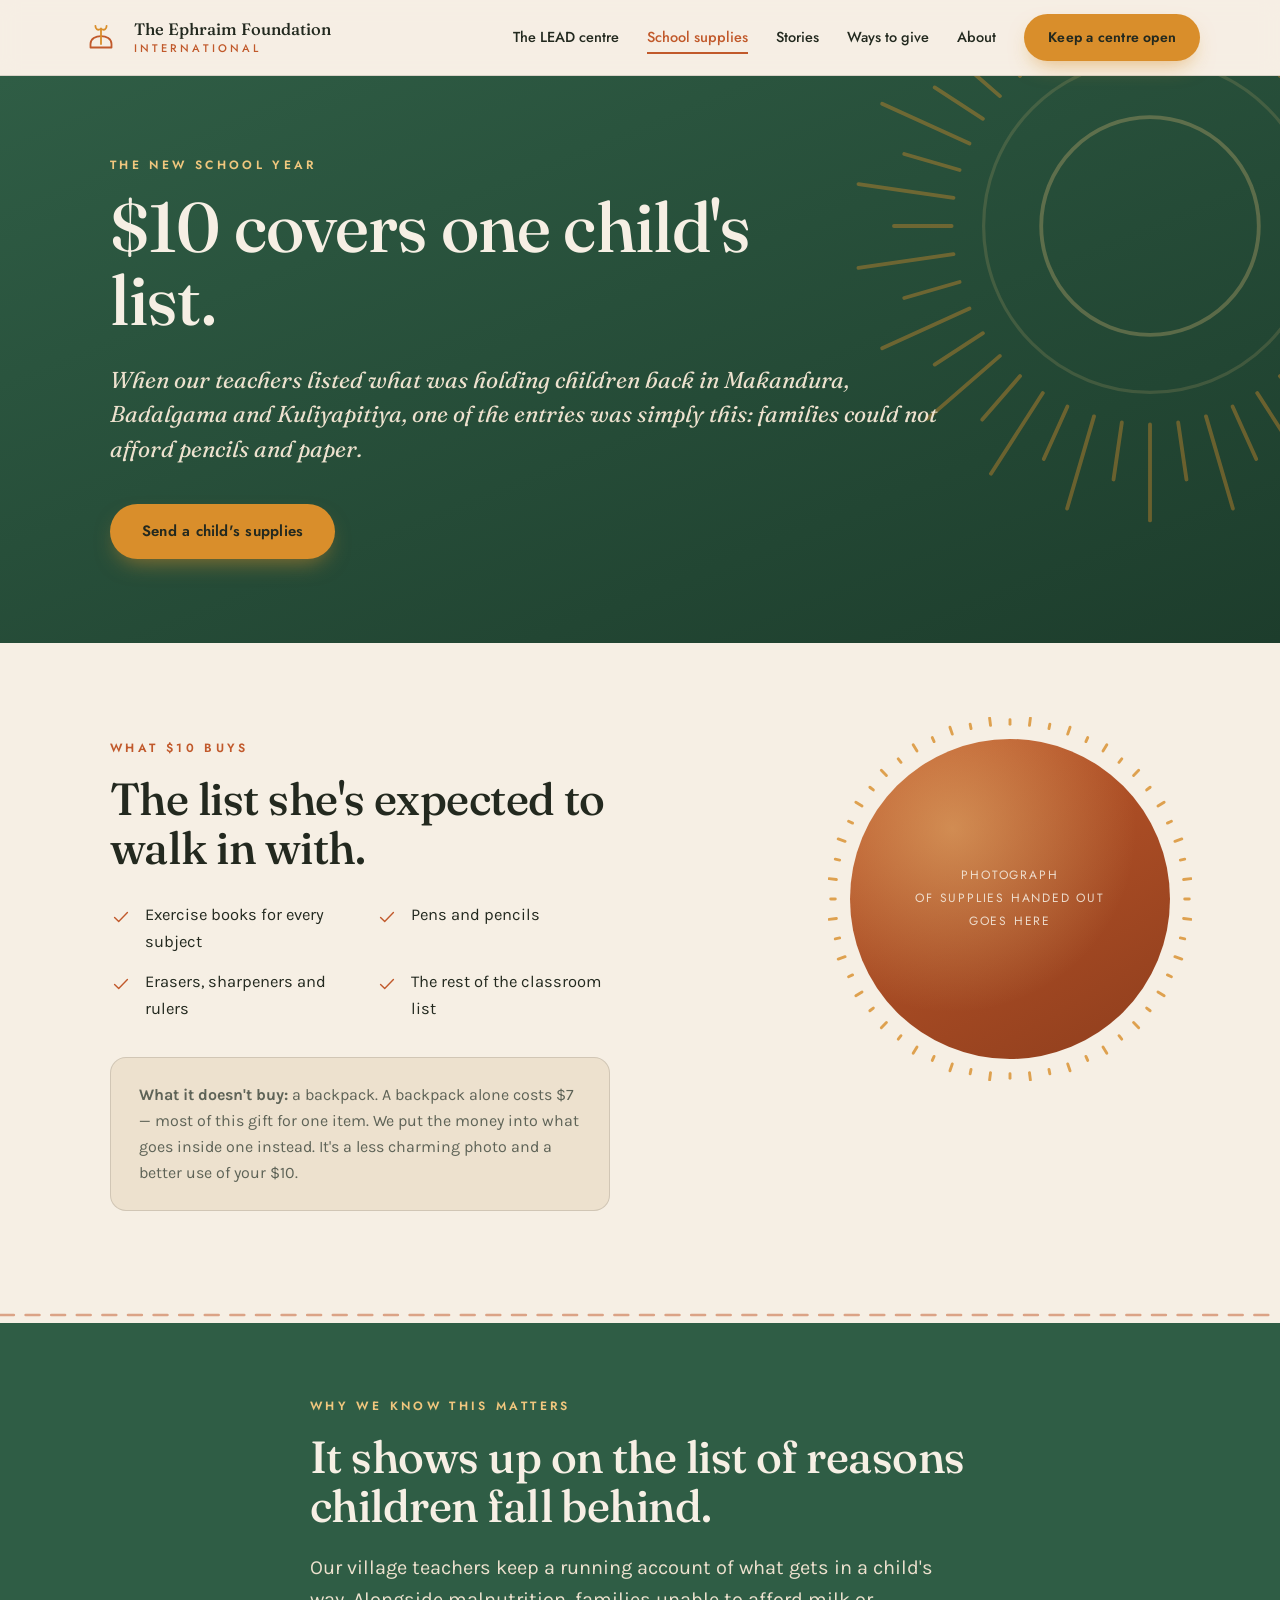
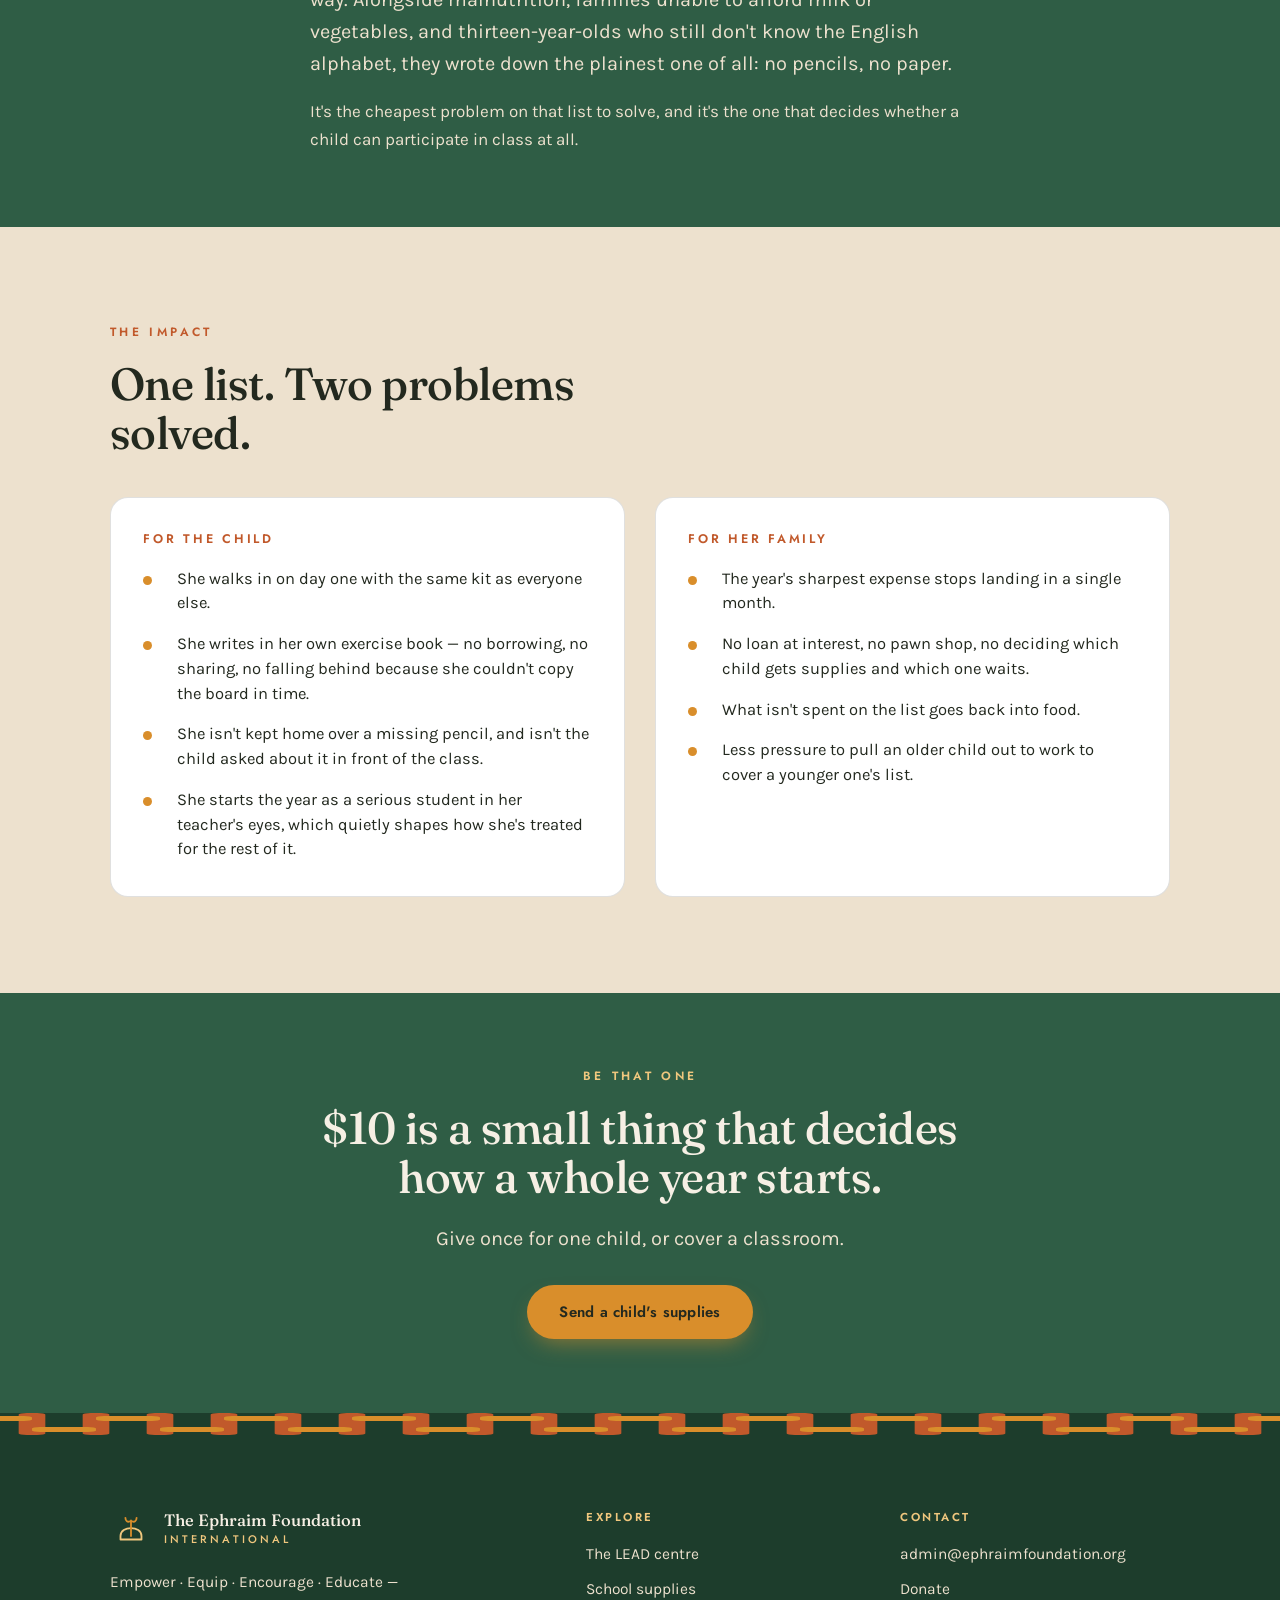
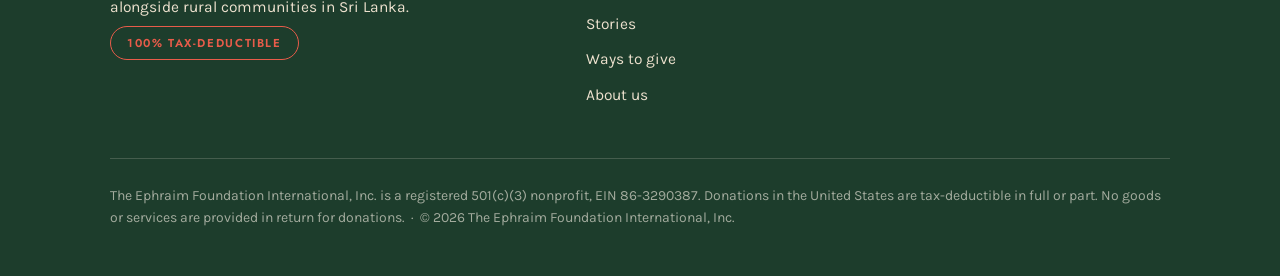
<file: school-supplies.html>
<!DOCTYPE html>
<html lang="en">
<head>
<meta charset="UTF-8">
<meta name="viewport" content="width=device-width, initial-scale=1">
<title>$10 School Supplies | The Ephraim Foundation International</title>
<meta name="description" content="$10 covers one child's school supplies for the year in rural Sri Lanka — exercise books, pens, pencils and the rest of the list.">
<link rel="canonical" href="https://ephraimfoundation.org/school-supplies.html">
<meta property="og:type" content="website">
<meta property="og:title" content="$10 covers one child’s school list.">
<meta property="og:description" content="$10 covers one child's school supplies for the year in rural Sri Lanka — exercise books, pens, pencils and the rest of the list.">
<meta property="og:url" content="https://ephraimfoundation.org/school-supplies.html">
<meta name="twitter:card" content="summary_large_image">
<link rel="preconnect" href="https://fonts.googleapis.com">
<link rel="preconnect" href="https://fonts.gstatic.com" crossorigin>
<link href="https://fonts.googleapis.com/css2?family=Fraunces:ital,opsz,wght@0,9..144,300;0,9..144,400;0,9..144,500;0,9..144,600;1,9..144,400;1,9..144,500&family=Jost:wght@400;500;600&family=Karla:wght@400;500;700&display=swap" rel="stylesheet">
<link rel="stylesheet" href="assets/css/style.css">
</head>
<body>
<a class="skip" href="#main">Skip to content</a>

<header class="site">
  <div class="shell bar">
    <a class="brand" href="index.html">
      <svg width="42" height="42" viewBox="0 0 60 60" aria-hidden="true">
        <path d="M15 40 C15 25 45 25 45 40 L45 45 L15 45 Z" fill="none" stroke="#C1592B" stroke-width="2.6" stroke-linejoin="round"/>
        <path d="M30 40 L30 18 M30 18 C25 22 22 18 22 14 M30 18 C35 22 38 18 38 14" fill="none" stroke="#D98E2B" stroke-width="2.6" stroke-linecap="round"/>
      </svg>
      <span class="name">The Ephraim Foundation<span class="intl">International</span></span>
    </a>
    <nav class="main" aria-label="Main">
      <a class="link" href="lead.html">The LEAD centre</a>
      <a class="link" href="school-supplies.html">School supplies</a>
      <a class="link" href="stories.html">Stories</a>
      <a class="link" href="give.html">Ways to give</a>
      <a class="link" href="about.html">About</a>
      <a class="btn btn-give" href="give.html">Keep a centre open</a>
    </nav>
  </div>
</header>

<main id="main">
<div class="hero short">
  <svg class="sunburst" viewBox="0 0 200 200" aria-hidden="true">
    <g id="rays" stroke="#D98E2B" stroke-width="1.2" stroke-linecap="round" opacity=".8"></g>
    <circle cx="100" cy="100" r="34" fill="none" stroke="#F0C77E" stroke-width="1.2" opacity=".55"/>
    <circle cx="100" cy="100" r="52" fill="none" stroke="#F0C77E" stroke-width="1" opacity=".3"/>
  </svg>
  <div class="shell">
    <p class="eyebrow on-dark">The new school year</p>
    <h1>$10 covers one child's list.</h1>
    <p class="sub">When our teachers listed what was holding children back in Makandura, Badalgama and Kuliyapitiya, one of the entries was simply this: families could not afford pencils and paper.</p>
    <div class="actions">
      <a class="btn btn-give" href="give.html">Send a child's supplies</a>
    </div>
  </div>
</div>

<section>
  <div class="shell two-col">
    <div>
      <p class="eyebrow">What $10 buys</p>
      <h2>The list she's expected to walk in with.</h2>
      <ul class="supplies">
        <li><svg width="22" height="22" viewBox="0 0 48 48" fill="none" stroke="#C1592B" stroke-width="3" stroke-linecap="round" stroke-linejoin="round" aria-hidden="true"><path d="M10 25 l9 9 l19 -20"/></svg><span>Exercise books for every subject</span></li>
        <li><svg width="22" height="22" viewBox="0 0 48 48" fill="none" stroke="#C1592B" stroke-width="3" stroke-linecap="round" stroke-linejoin="round" aria-hidden="true"><path d="M10 25 l9 9 l19 -20"/></svg><span>Pens and pencils</span></li>
        <li><svg width="22" height="22" viewBox="0 0 48 48" fill="none" stroke="#C1592B" stroke-width="3" stroke-linecap="round" stroke-linejoin="round" aria-hidden="true"><path d="M10 25 l9 9 l19 -20"/></svg><span>Erasers, sharpeners and rulers</span></li>
        <li><svg width="22" height="22" viewBox="0 0 48 48" fill="none" stroke="#C1592B" stroke-width="3" stroke-linecap="round" stroke-linejoin="round" aria-hidden="true"><path d="M10 25 l9 9 l19 -20"/></svg><span>The rest of the classroom list</span></li>
      </ul>
      <div class="note" style="margin-top:34px;">
        <p><strong>What it doesn't buy:</strong> a backpack. A backpack alone costs $7 &mdash; most of this gift for one item. We put the money into what goes inside one instead. It's a less charming photo and a better use of your $10.</p>
      </div>
    </div>
    <div class="arcframe" style="justify-self:end;">
      <svg class="rays" viewBox="0 0 200 200" aria-hidden="true"><g id="arcrays" stroke="#D98E2B" stroke-width="1.6" stroke-linecap="round" opacity=".8"></g></svg>
      <div class="plate">Photograph<br>of supplies handed out<br>goes here</div>
    </div>
  </div>
</section>

<svg class="stitch" viewBox="0 0 1200 16" preserveAspectRatio="none" aria-hidden="true"><path d="M0 8 H1200" stroke="currentColor" stroke-width="2.4" stroke-linecap="round" stroke-dasharray="13 11"/></svg>

<section class="band-tea tight">
  <div class="shell narrow">
    <p class="eyebrow on-dark">Why we know this matters</p>
    <h2>It shows up on the list of reasons children fall behind.</h2>
    <p class="lede" style="color:var(--cream-dim); margin-top:22px;">Our village teachers keep a running account of what gets in a child's way. Alongside malnutrition, families unable to afford milk or vegetables, and thirteen-year-olds who still don't know the English alphabet, they wrote down the plainest one of all: no pencils, no paper.</p>
    <p style="color:var(--cream-dim);">It's the cheapest problem on that list to solve, and it's the one that decides whether a child can participate in class at all.</p>
  </div>
</section>

<section class="band-dim">
  <div class="shell">
    <p class="eyebrow">The impact</p>
    <h2 style="max-width:18ch;">One list. Two problems solved.</h2>
    <div class="impact">
      <div class="col">
        <h3>For the child</h3>
        <ul>
          <li>She walks in on day one with the same kit as everyone else.</li>
          <li>She writes in her own exercise book &mdash; no borrowing, no sharing, no falling behind because she couldn't copy the board in time.</li>
          <li>She isn't kept home over a missing pencil, and isn't the child asked about it in front of the class.</li>
          <li>She starts the year as a serious student in her teacher's eyes, which quietly shapes how she's treated for the rest of it.</li>
        </ul>
      </div>
      <div class="col">
        <h3>For her family</h3>
        <ul>
          <li>The year's sharpest expense stops landing in a single month.</li>
          <li>No loan at interest, no pawn shop, no deciding which child gets supplies and which one waits.</li>
          <li>What isn't spent on the list goes back into food.</li>
          <li>Less pressure to pull an older child out to work to cover a younger one's list.</li>
        </ul>
      </div>
    </div>
  </div>
</section>

<section class="band-tea tight">
  <div class="shell narrow" style="text-align:center;">
    <p class="eyebrow on-dark">Be that one</p>
    <h2>$10 is a small thing that decides how a whole year starts.</h2>
    <p class="lede" style="color:var(--cream-dim); margin:22px auto 30px; max-width:48ch;">Give once for one child, or cover a classroom.</p>
    <a class="btn btn-give" href="give.html">Send a child's supplies</a>
  </div>
</section>
</main>

<footer class="site">
  <svg class="weave" viewBox="0 0 240 22" preserveAspectRatio="none" aria-hidden="true"><g id="weave"></g></svg>
  <div class="shell">
    <div class="fgrid">
      <div>
        <div class="brand">
          <svg width="42" height="42" viewBox="0 0 60 60" aria-hidden="true">
            <path d="M15 40 C15 25 45 25 45 40 L45 45 L15 45 Z" fill="none" stroke="#F0C77E" stroke-width="2.6" stroke-linejoin="round"/>
            <path d="M30 40 L30 18 M30 18 C25 22 22 18 22 14 M30 18 C35 22 38 18 38 14" fill="none" stroke="#D98E2B" stroke-width="2.6" stroke-linecap="round"/>
          </svg>
          <span class="name" style="color:var(--cream);">The Ephraim Foundation<span class="intl" style="color:var(--marigold-soft);">International</span></span>
        </div>
        <p style="max-width:38ch; margin:20px 0 0; font-size:15.5px;">Empower &middot; Equip &middot; Encourage &middot; Educate &mdash; alongside rural communities in Sri Lanka.</p>
        <span class="badge">100% tax-deductible</span>
      </div>
      <div>
        <h4>Explore</h4>
        <a href="lead.html">The LEAD centre</a>
        <a href="school-supplies.html">School supplies</a>
        <a href="stories.html">Stories</a>
        <a href="give.html">Ways to give</a>
        <a href="about.html">About us</a>
      </div>
      <div>
        <h4>Contact</h4>
        <a href="mailto:admin@ephraimfoundation.org">admin@ephraimfoundation.org</a>
        <a href="give.html">Donate</a>
      </div>
    </div>
    <div class="legal">
      The Ephraim Foundation International, Inc. is a registered 501(c)(3) nonprofit, EIN 86-3290387. Donations in the United States are tax-deductible in full or part. No goods or services are provided in return for donations. &nbsp;&middot;&nbsp; &copy; 2026 The Ephraim Foundation International, Inc.
    </div>
  </div>
</footer>

<script src="assets/js/brand.js"></script>
</body>
</html>
</file>
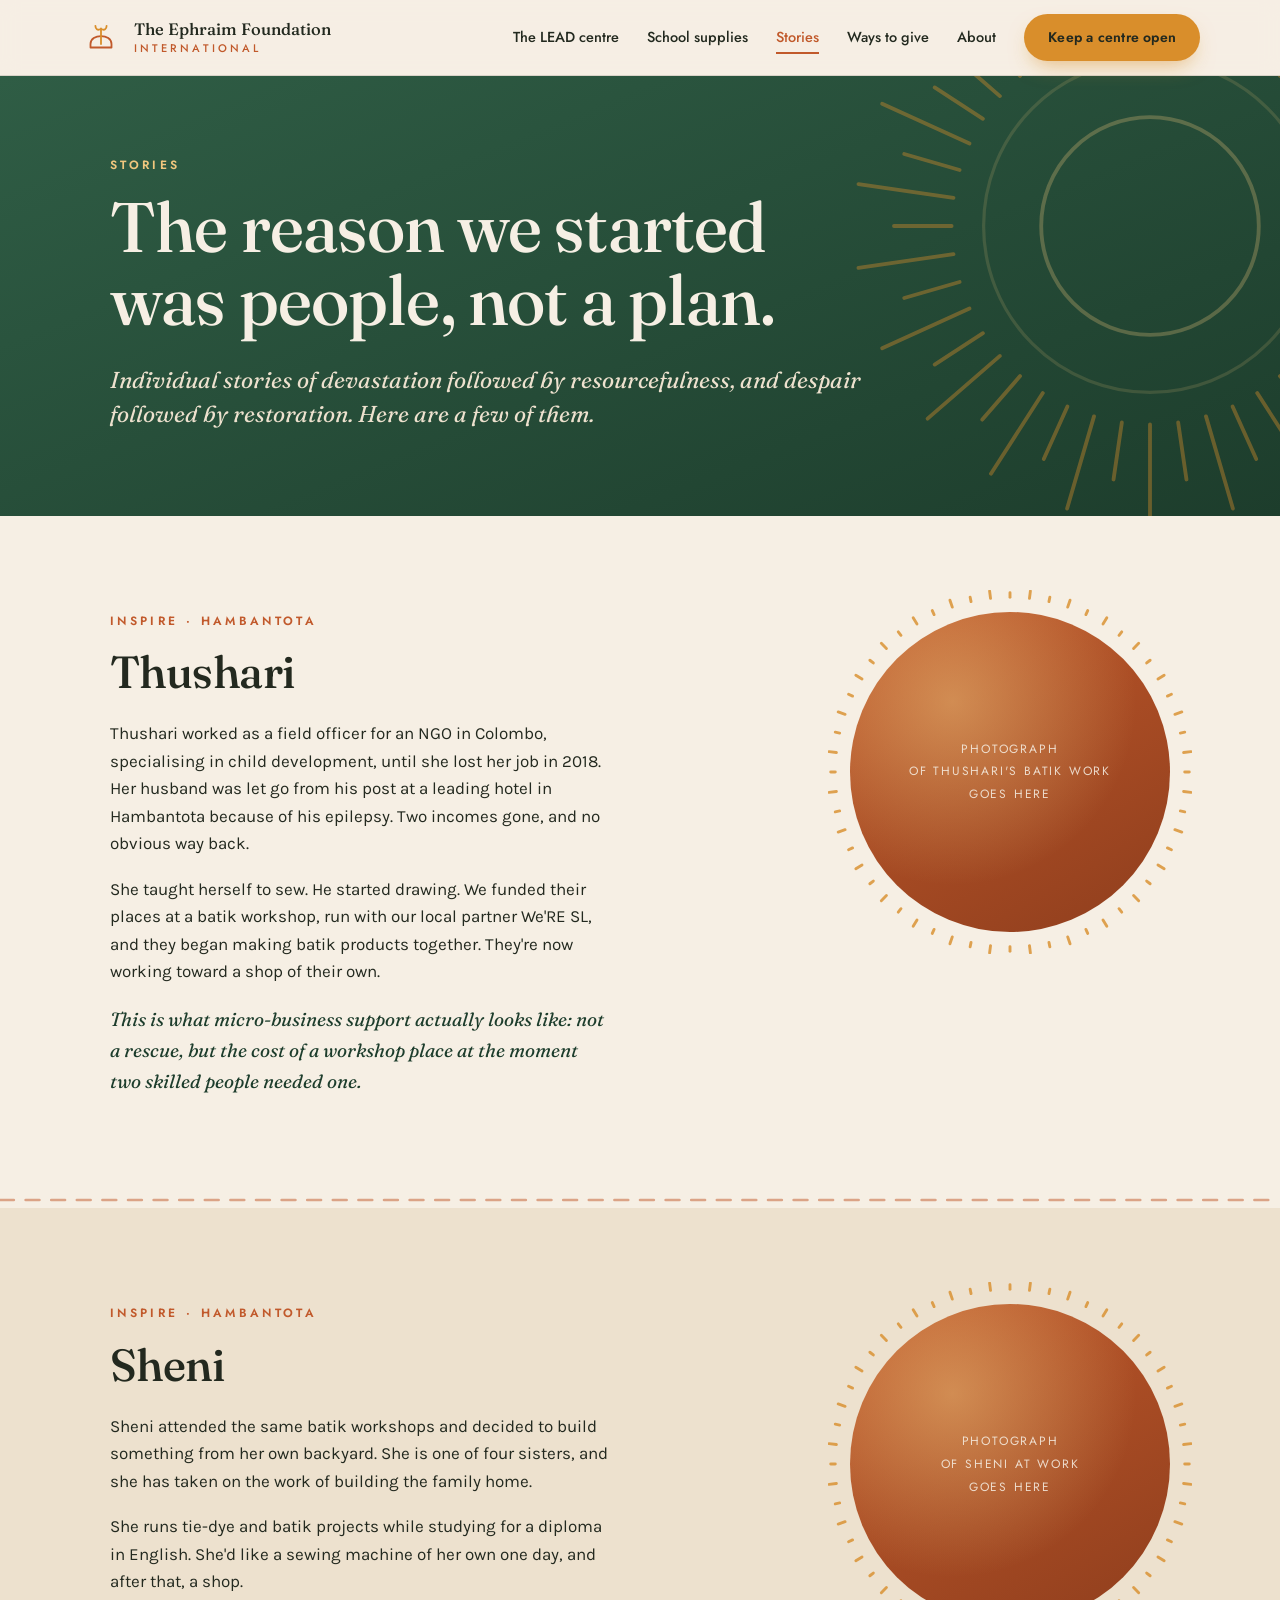
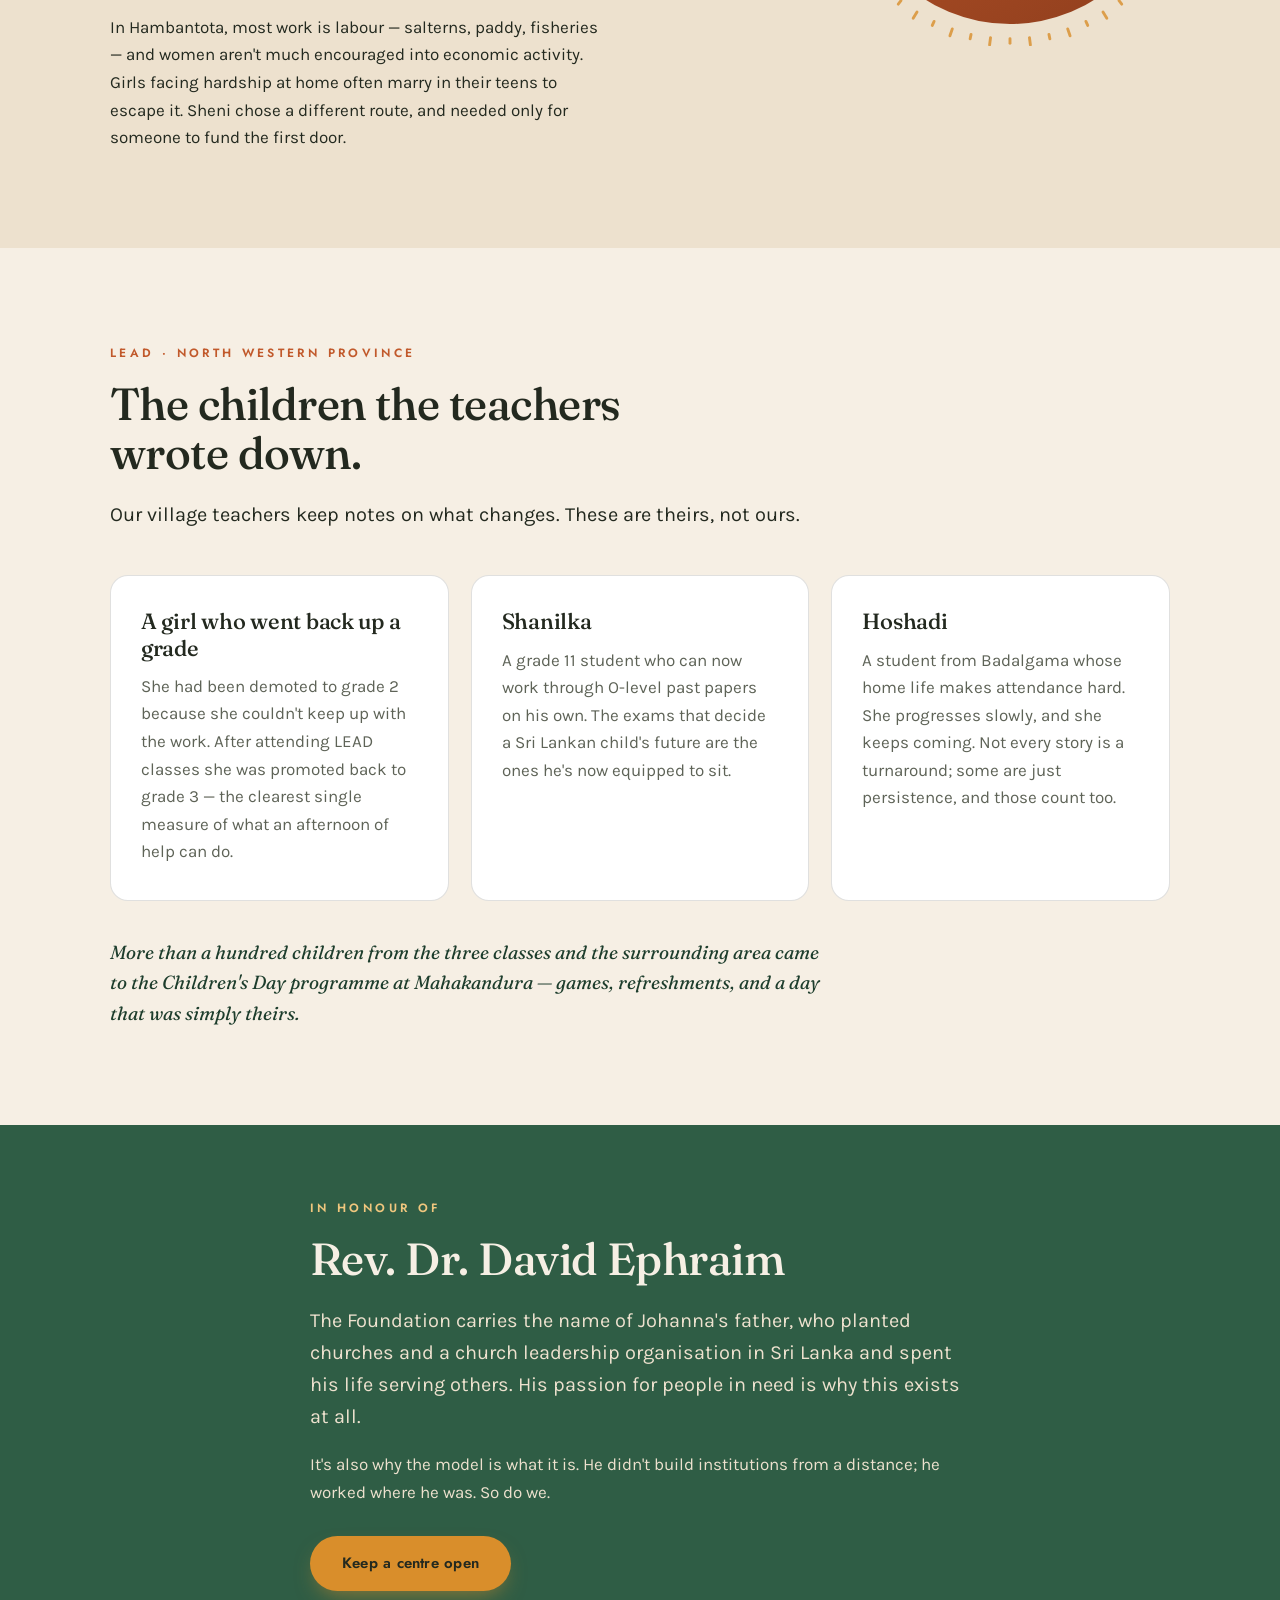
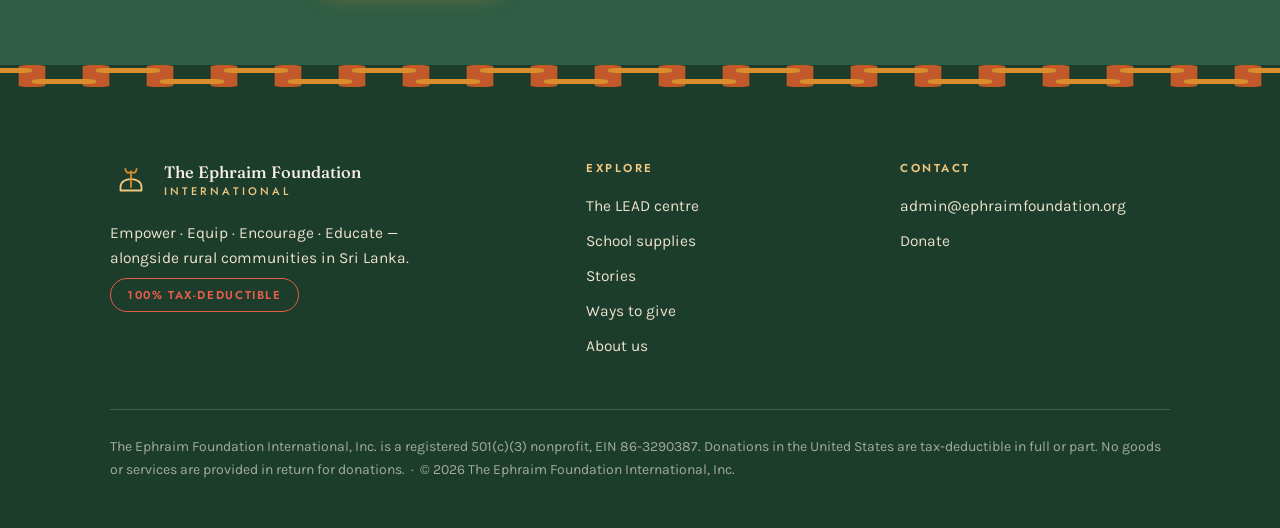
<file: stories.html>
<!DOCTYPE html>
<html lang="en">
<head>
<meta charset="UTF-8">
<meta name="viewport" content="width=device-width, initial-scale=1">
<title>Stories | The Ephraim Foundation International</title>
<meta name="description" content="Thushari, Sheni, and the children our village teachers wrote down — real stories from the LEAD and INSPIRE programmes in rural Sri Lanka.">
<link rel="canonical" href="https://ephraimfoundation.org/stories.html">
<meta property="og:type" content="website">
<meta property="og:title" content="The reason we started was people, not a plan.">
<meta property="og:description" content="Thushari, Sheni, and the children our village teachers wrote down — real stories from the LEAD and INSPIRE programmes in rural Sri Lanka.">
<meta property="og:url" content="https://ephraimfoundation.org/stories.html">
<meta name="twitter:card" content="summary_large_image">
<link rel="preconnect" href="https://fonts.googleapis.com">
<link rel="preconnect" href="https://fonts.gstatic.com" crossorigin>
<link href="https://fonts.googleapis.com/css2?family=Fraunces:ital,opsz,wght@0,9..144,300;0,9..144,400;0,9..144,500;0,9..144,600;1,9..144,400;1,9..144,500&family=Jost:wght@400;500;600&family=Karla:wght@400;500;700&display=swap" rel="stylesheet">
<link rel="stylesheet" href="assets/css/style.css">
</head>
<body>
<a class="skip" href="#main">Skip to content</a>

<header class="site">
  <div class="shell bar">
    <a class="brand" href="index.html">
      <svg width="42" height="42" viewBox="0 0 60 60" aria-hidden="true">
        <path d="M15 40 C15 25 45 25 45 40 L45 45 L15 45 Z" fill="none" stroke="#C1592B" stroke-width="2.6" stroke-linejoin="round"/>
        <path d="M30 40 L30 18 M30 18 C25 22 22 18 22 14 M30 18 C35 22 38 18 38 14" fill="none" stroke="#D98E2B" stroke-width="2.6" stroke-linecap="round"/>
      </svg>
      <span class="name">The Ephraim Foundation<span class="intl">International</span></span>
    </a>
    <nav class="main" aria-label="Main">
      <a class="link" href="lead.html">The LEAD centre</a>
      <a class="link" href="school-supplies.html">School supplies</a>
      <a class="link" href="stories.html">Stories</a>
      <a class="link" href="give.html">Ways to give</a>
      <a class="link" href="about.html">About</a>
      <a class="btn btn-give" href="give.html">Keep a centre open</a>
    </nav>
  </div>
</header>

<main id="main">
<div class="hero short">
  <svg class="sunburst" viewBox="0 0 200 200" aria-hidden="true">
    <g id="rays" stroke="#D98E2B" stroke-width="1.2" stroke-linecap="round" opacity=".8"></g>
    <circle cx="100" cy="100" r="34" fill="none" stroke="#F0C77E" stroke-width="1.2" opacity=".55"/>
    <circle cx="100" cy="100" r="52" fill="none" stroke="#F0C77E" stroke-width="1" opacity=".3"/>
  </svg>
  <div class="shell">
    <p class="eyebrow on-dark">Stories</p>
    <h1>The reason we started was people, not a plan.</h1>
    <p class="sub">Individual stories of devastation followed by resourcefulness, and despair followed by restoration. Here are a few of them.</p>
  </div>
</div>

<section>
  <div class="shell two-col">
    <div>
      <p class="eyebrow">INSPIRE &middot; Hambantota</p>
      <h2>Thushari</h2>
      <p style="margin-top:24px;">Thushari worked as a field officer for an NGO in Colombo, specialising in child development, until she lost her job in 2018. Her husband was let go from his post at a leading hotel in Hambantota because of his epilepsy. Two incomes gone, and no obvious way back.</p>
      <p>She taught herself to sew. He started drawing. We funded their places at a batik workshop, run with our local partner We'RE SL, and they began making batik products together. They're now working toward a shop of their own.</p>
      <p class="serif-note">This is what micro-business support actually looks like: not a rescue, but the cost of a workshop place at the moment two skilled people needed one.</p>
    </div>
    <div class="arcframe" style="justify-self:end;">
      <svg class="rays" viewBox="0 0 200 200" aria-hidden="true"><g id="arcrays" stroke="#D98E2B" stroke-width="1.6" stroke-linecap="round" opacity=".8"></g></svg>
      <div class="plate">Photograph<br>of Thushari's batik work<br>goes here</div>
    </div>
  </div>
</section>

<svg class="stitch" viewBox="0 0 1200 16" preserveAspectRatio="none" aria-hidden="true"><path d="M0 8 H1200" stroke="currentColor" stroke-width="2.4" stroke-linecap="round" stroke-dasharray="13 11"/></svg>

<section class="band-dim">
  <div class="shell two-col">
    <div>
      <p class="eyebrow">INSPIRE &middot; Hambantota</p>
      <h2>Sheni</h2>
      <p style="margin-top:24px;">Sheni attended the same batik workshops and decided to build something from her own backyard. She is one of four sisters, and she has taken on the work of building the family home.</p>
      <p>She runs tie-dye and batik projects while studying for a diploma in English. She'd like a sewing machine of her own one day, and after that, a shop.</p>
      <p>In Hambantota, most work is labour &mdash; salterns, paddy, fisheries &mdash; and women aren't much encouraged into economic activity. Girls facing hardship at home often marry in their teens to escape it. Sheni chose a different route, and needed only for someone to fund the first door.</p>
    </div>
    <div class="arcframe" style="justify-self:end;">
      <svg class="rays" viewBox="0 0 200 200" aria-hidden="true"><g id="arcrays2" stroke="#D98E2B" stroke-width="1.6" stroke-linecap="round" opacity=".8"></g></svg>
      <div class="plate">Photograph<br>of Sheni at work<br>goes here</div>
    </div>
  </div>
</section>

<section>
  <div class="shell">
    <p class="eyebrow">LEAD &middot; North Western Province</p>
    <h2 style="max-width:20ch;">The children the teachers wrote down.</h2>
    <p class="lede narrow" style="margin-top:22px;">Our village teachers keep notes on what changes. These are theirs, not ours.</p>
    <div class="cards3">
      <div class="card">
        <h3>A girl who went back up a grade</h3>
        <p>She had been demoted to grade 2 because she couldn't keep up with the work. After attending LEAD classes she was promoted back to grade 3 &mdash; the clearest single measure of what an afternoon of help can do.</p>
      </div>
      <div class="card">
        <h3>Shanilka</h3>
        <p>A grade 11 student who can now work through O-level past papers on his own. The exams that decide a Sri Lankan child's future are the ones he's now equipped to sit.</p>
      </div>
      <div class="card">
        <h3>Hoshadi</h3>
        <p>A student from Badalgama whose home life makes attendance hard. She progresses slowly, and she keeps coming. Not every story is a turnaround; some are just persistence, and those count too.</p>
      </div>
    </div>
    <p class="serif-note" style="margin-top:36px; max-width:60ch;">More than a hundred children from the three classes and the surrounding area came to the Children's Day programme at Mahakandura &mdash; games, refreshments, and a day that was simply theirs.</p>
  </div>
</section>

<section class="band-tea tight">
  <div class="shell narrow">
    <p class="eyebrow on-dark">In honour of</p>
    <h2>Rev. Dr. David Ephraim</h2>
    <p class="lede" style="color:var(--cream-dim); margin-top:22px;">The Foundation carries the name of Johanna's father, who planted churches and a church leadership organisation in Sri Lanka and spent his life serving others. His passion for people in need is why this exists at all.</p>
    <p style="color:var(--cream-dim);">It's also why the model is what it is. He didn't build institutions from a distance; he worked where he was. So do we.</p>
    <div style="margin-top:30px;"><a class="btn btn-give" href="give.html">Keep a centre open</a></div>
  </div>
</section>
</main>

<footer class="site">
  <svg class="weave" viewBox="0 0 240 22" preserveAspectRatio="none" aria-hidden="true"><g id="weave"></g></svg>
  <div class="shell">
    <div class="fgrid">
      <div>
        <div class="brand">
          <svg width="42" height="42" viewBox="0 0 60 60" aria-hidden="true">
            <path d="M15 40 C15 25 45 25 45 40 L45 45 L15 45 Z" fill="none" stroke="#F0C77E" stroke-width="2.6" stroke-linejoin="round"/>
            <path d="M30 40 L30 18 M30 18 C25 22 22 18 22 14 M30 18 C35 22 38 18 38 14" fill="none" stroke="#D98E2B" stroke-width="2.6" stroke-linecap="round"/>
          </svg>
          <span class="name" style="color:var(--cream);">The Ephraim Foundation<span class="intl" style="color:var(--marigold-soft);">International</span></span>
        </div>
        <p style="max-width:38ch; margin:20px 0 0; font-size:15.5px;">Empower &middot; Equip &middot; Encourage &middot; Educate &mdash; alongside rural communities in Sri Lanka.</p>
        <span class="badge">100% tax-deductible</span>
      </div>
      <div>
        <h4>Explore</h4>
        <a href="lead.html">The LEAD centre</a>
        <a href="school-supplies.html">School supplies</a>
        <a href="stories.html">Stories</a>
        <a href="give.html">Ways to give</a>
        <a href="about.html">About us</a>
      </div>
      <div>
        <h4>Contact</h4>
        <a href="mailto:admin@ephraimfoundation.org">admin@ephraimfoundation.org</a>
        <a href="give.html">Donate</a>
      </div>
    </div>
    <div class="legal">
      The Ephraim Foundation International, Inc. is a registered 501(c)(3) nonprofit, EIN 86-3290387. Donations in the United States are tax-deductible in full or part. No goods or services are provided in return for donations. &nbsp;&middot;&nbsp; &copy; 2026 The Ephraim Foundation International, Inc.
    </div>
  </div>
</footer>

<script src="assets/js/brand.js"></script>
</body>
</html>
</file>
<file: assets/css/style.css>
/* ============================================================
   The Ephraim Foundation International
   Built on the EFI Brand Board.
   Marigold (--marigold) is reserved for give/donate actions ONLY.
   ============================================================ */

:root{
  --clay:#C1592B; --clay-deep:#8F3E1D;
  --tea:#2F5D45; --tea-deep:#1D3D2C;
  --marigold:#D98E2B; --marigold-deep:#C87F22; --marigold-soft:#F0C77E;
  --hibiscus:#E85C4A;
  --ink:#23291F; --cream:#F6EFE4; --cream-dim:#EDE1CE;
  --line:rgba(35,41,31,.14); --line-light:rgba(246,239,228,.2);
  --muted:#5E6357;
  --shell:1120px;
}

*{box-sizing:border-box;}
html{scroll-behavior:smooth;}
body{
  margin:0; background:var(--cream); color:var(--ink);
  font-family:'Karla',system-ui,sans-serif; font-size:17px; line-height:1.62;
  -webkit-font-smoothing:antialiased;
}
img{max-width:100%; display:block;}
a{color:var(--clay); text-decoration-thickness:1px; text-underline-offset:3px;}
a:hover{color:var(--clay-deep);}
.shell{max-width:var(--shell); margin:0 auto; padding:0 30px;}
.narrow{max-width:720px;}
.skip{position:absolute; left:-9999px;}
.skip:focus{left:14px; top:14px; z-index:200; background:var(--marigold); color:var(--ink); padding:12px 22px; border-radius:999px; font-family:'Jost',sans-serif; font-weight:600;}
.sr{position:absolute; width:1px; height:1px; overflow:hidden; clip:rect(0 0 0 0); white-space:nowrap;}

/* ---------------- typography ---------------- */
h1,h2,h3,h4.display{font-family:'Fraunces',Georgia,serif; font-weight:500; letter-spacing:-.012em; margin:0;}
h1{font-size:clamp(38px,5.9vw,70px); line-height:1.04;}
h2{font-size:clamp(29px,3.8vw,45px); line-height:1.09;}
h3{font-size:22px; line-height:1.2;}
p{margin:0 0 18px;}
p:last-child{margin-bottom:0;}
.eyebrow{
  font-family:'Jost',sans-serif; font-weight:600; font-size:12px;
  letter-spacing:.28em; text-transform:uppercase; color:var(--clay); margin:0 0 16px;
}
.eyebrow.on-dark{color:var(--marigold-soft);}
.lede{font-size:20px; line-height:1.6;}
.small{font-size:15px; color:var(--muted);}
.serif-note{font-family:'Fraunces',serif; font-style:italic; font-weight:400; font-size:19px; color:var(--tea-deep);}

/* ---------------- buttons (full pill, warm shadow) ---------------- */
.btn{
  display:inline-flex; align-items:center; gap:9px;
  font-family:'Jost',sans-serif; font-weight:600; font-size:15px; letter-spacing:.015em;
  padding:15px 32px; border-radius:999px; border:none; cursor:pointer; text-decoration:none;
  transition:transform .18s ease, background .18s ease, box-shadow .18s ease;
}
.btn:hover{transform:scale(1.025);}
.btn-give{background:var(--marigold); color:var(--ink); box-shadow:0 10px 22px -8px rgba(217,142,43,.6);}
.btn-give:hover{background:var(--marigold-deep); color:var(--ink); box-shadow:0 14px 26px -8px rgba(217,142,43,.7);}
.btn-info{background:var(--tea); color:var(--cream);}
.btn-info:hover{background:var(--tea-deep); color:var(--cream);}
.btn-quiet{background:transparent; border:1.5px solid var(--clay); color:var(--clay);}
.btn-quiet:hover{background:rgba(193,89,43,.07); color:var(--clay-deep);}
.btn-ghost{background:transparent; border:1.5px solid rgba(246,239,228,.45); color:var(--cream);}
.btn-ghost:hover{background:rgba(246,239,228,.1); color:var(--cream);}

/* ---------------- header ---------------- */
header.site{
  position:sticky; top:0; z-index:50;
  background:rgba(246,239,228,.94); backdrop-filter:blur(9px);
  border-bottom:1px solid var(--line);
}
.bar{display:flex; align-items:center; justify-content:space-between; gap:24px; padding:14px 0;}
.brand{display:flex; align-items:center; gap:12px; text-decoration:none; color:var(--ink);}
.brand .name{font-family:'Fraunces',serif; font-weight:500; font-size:16.5px; line-height:1.15;}
.brand .intl{
  display:block; font-family:'Jost',sans-serif; font-size:11px; font-weight:500;
  letter-spacing:.28em; text-transform:uppercase; color:var(--clay); margin-top:3px;
}
nav.main{display:flex; align-items:center; gap:28px;}
nav.main a.link{
  font-family:'Jost',sans-serif; font-weight:500; font-size:14.5px; color:var(--ink);
  text-decoration:none; padding:4px 0; border-bottom:2px solid transparent;
}
nav.main a.link:hover{color:var(--clay);}
nav.main a.link[aria-current="page"]{color:var(--clay); border-bottom-color:var(--clay);}
nav.main .btn{padding:12px 24px; font-size:14px;}
@media(max-width:900px){ nav.main a.link{display:none;} }

/* ---------------- hero ---------------- */
.hero{
  position:relative; overflow:hidden; color:var(--cream);
  background:linear-gradient(158deg,var(--tea) 0%,var(--tea-deep) 100%);
  padding:96px 0 0;
}
.hero.short{padding:80px 0 84px;}
.hero .sunburst{position:absolute; right:-190px; top:-170px; width:640px; height:640px; opacity:.5; pointer-events:none;}
.hero .shell{position:relative; z-index:2;}
.hero h1{max-width:15ch;}
.hero .sub{
  font-family:'Fraunces',serif; font-style:italic; font-size:clamp(19px,2.1vw,23px);
  line-height:1.5; color:var(--cream-dim); max-width:56ch; margin:26px 0 0;
}
.hero .actions{display:flex; flex-wrap:wrap; gap:14px; margin:38px 0 0;}
.herofoot{margin-top:64px; border-top:1px solid var(--line-light); display:grid; grid-template-columns:repeat(4,1fr);}
.herofoot div{padding:26px 24px 30px; border-right:1px solid var(--line-light);}
.herofoot div:last-child{border-right:none;}
.herofoot .fig{font-family:'Fraunces',serif; font-size:32px; line-height:1; color:var(--marigold-soft);}
.herofoot .cap{font-family:'Jost',sans-serif; font-size:11.5px; letter-spacing:.16em; text-transform:uppercase; color:rgba(246,239,228,.72); margin-top:9px;}
@media(max-width:820px){
  .hero{padding-top:60px;} .hero.short{padding:56px 0 60px;}
  .herofoot{grid-template-columns:1fr 1fr;}
  .herofoot div:nth-child(2){border-right:none;}
  .herofoot div:nth-child(1),.herofoot div:nth-child(2){border-bottom:1px solid var(--line-light);}
}

/* ---------------- stitch divider ---------------- */
.stitch{display:block; width:100%; height:16px; color:var(--clay); opacity:.5;}

/* ---------------- sections & bands ---------------- */
section{padding:96px 0;}
section.tight{padding:74px 0;}
.band-tea{background:var(--tea); color:var(--cream);}
.band-tea h2,.band-tea h3{color:var(--cream);}
.band-ink{background:var(--ink); color:var(--cream-dim);}
.band-ink h2,.band-ink h3{color:var(--cream);}
.band-dim{background:var(--cream-dim);}

.two-col{display:grid; grid-template-columns:1fr 1fr; gap:60px; align-items:start;}
.two-col.lean{grid-template-columns:.85fr 1.15fr;}
@media(max-width:880px){ .two-col,.two-col.lean{grid-template-columns:1fr; gap:34px;} }

.sprig{display:flex; align-items:center; gap:14px; margin-bottom:14px;}
.sprig svg{flex:0 0 auto;}

/* ---------------- cards ---------------- */
.cards3{display:grid; grid-template-columns:repeat(3,1fr); gap:22px; margin-top:44px;}
.cards2{display:grid; grid-template-columns:1fr 1fr; gap:22px; margin-top:38px;}
@media(max-width:900px){ .cards3,.cards2{grid-template-columns:1fr;} }
.card{background:#fff; border:1px solid var(--line); border-radius:18px; padding:32px 30px 34px;}
.band-tea .card{background:rgba(246,239,228,.07); border-color:rgba(246,239,228,.22);}
.band-ink .card{background:rgba(246,239,228,.06); border-color:rgba(246,239,228,.18);}
.card .ico{margin-bottom:20px;}
.card p{color:var(--muted); margin:12px 0 0;}
.band-tea .card p,.band-ink .card p{color:var(--cream-dim);}

/* ---------------- causal chain ---------------- */
.chain{margin-top:14px;}
.chain .step{display:grid; grid-template-columns:34px 1fr; gap:18px;}
.chain .rail{position:relative; display:flex; justify-content:center;}
.chain .dot{width:15px; height:15px; border-radius:50%; background:var(--clay); margin-top:7px; flex:0 0 auto;}
.chain .step:last-child .dot{background:var(--ink);}
.chain .rail::after{content:""; position:absolute; top:22px; bottom:-4px; width:2px;
  background:repeating-linear-gradient(to bottom,var(--clay) 0 5px,transparent 5px 11px); opacity:.55;}
.chain .step:last-child .rail::after{display:none;}
.chain .txt{padding-bottom:26px;}
.chain .txt strong{font-family:'Jost',sans-serif; font-weight:600; font-size:16.5px; display:block;}
.chain .txt span{color:var(--muted); font-size:16px;}

/* ---------------- chips ---------------- */
.chips{display:flex; flex-wrap:wrap; gap:10px; margin-top:26px;}
.chips span{
  font-family:'Jost',sans-serif; font-size:14px; font-weight:500;
  background:var(--cream-dim); border:1px solid var(--line); color:var(--tea-deep);
  padding:9px 19px; border-radius:999px;
}
.band-tea .chips span{background:rgba(246,239,228,.1); border-color:rgba(246,239,228,.28); color:var(--cream);}

/* ---------------- giving ladder ---------------- */
.ladder{margin-top:46px; border-top:1px solid var(--line);}
.rung{display:grid; grid-template-columns:180px 1fr auto; gap:30px; align-items:center;
  padding:28px 8px; border-bottom:1px solid var(--line); transition:background .2s ease;}
.rung:hover{background:rgba(217,142,43,.07);}
.rung .amt{font-family:'Fraunces',serif; font-size:44px; line-height:1; color:var(--clay); display:flex; align-items:baseline; gap:10px;}
.rung .amt small{font-family:'Jost',sans-serif; font-size:11.5px; font-weight:600; letter-spacing:.16em; text-transform:uppercase; color:var(--muted);}
.rung .what strong{font-family:'Jost',sans-serif; font-weight:600; font-size:17px; display:block; margin-bottom:4px;}
.rung .what span{color:var(--muted); font-size:16px;}
.rung .go{font-family:'Jost',sans-serif; font-weight:600; font-size:13.5px; color:var(--clay);
  text-decoration:none; white-space:nowrap; border-bottom:1.5px solid rgba(193,89,43,.35); padding-bottom:2px;}
.rung .go:hover{color:var(--clay-deep); border-color:var(--clay-deep);}
@media(max-width:780px){ .rung{grid-template-columns:1fr; gap:12px; padding:24px 4px;} .rung .amt{font-size:38px;} }

.note{margin-top:30px; background:var(--cream-dim); border:1px solid var(--line); border-radius:16px; padding:24px 28px;}
.note p{margin:0 0 9px; font-size:16px; color:var(--muted);}
.note p:last-child{margin-bottom:0;}

/* ---------------- four donors ---------------- */
.four{display:flex; gap:20px; flex-wrap:wrap; margin:36px 0 34px;}
.four .person{flex:1 1 130px; background:rgba(246,239,228,.08); border:1px solid rgba(246,239,228,.24);
  border-radius:18px; padding:24px 16px 20px; text-align:center;}
.four .person svg{margin:0 auto 12px;}
.four .person b{font-family:'Fraunces',serif; font-weight:500; font-size:24px; color:var(--marigold-soft);}
.four .person em{display:block; font-style:normal; font-family:'Jost',sans-serif; font-size:11px;
  letter-spacing:.16em; text-transform:uppercase; color:rgba(246,239,228,.68); margin-top:6px;}

/* ---------------- reach list ---------------- */
.reach{margin:44px 0 0; padding:0; list-style:none; display:grid; grid-template-columns:1fr 1fr; gap:26px 44px;}
@media(max-width:880px){ .reach{grid-template-columns:1fr;} }
.reach li{display:grid; grid-template-columns:44px 1fr; gap:18px; align-items:start;}
.reach strong{font-family:'Jost',sans-serif; font-weight:600; font-size:16.5px; display:block; margin-bottom:3px;}
.reach span{color:var(--muted); font-size:16px;}
.band-tea .reach span{color:var(--cream-dim);}

/* ---------------- sun-ray arc photo frame ---------------- */
.arcframe{position:relative; width:320px; max-width:100%;}
.arcframe .plate{
  aspect-ratio:1/1; border-radius:50%; overflow:hidden;
  background:radial-gradient(circle at 32% 28%,rgba(240,199,126,.5) 0%,transparent 58%),
             linear-gradient(150deg,var(--clay) 0%,var(--clay-deep) 100%);
  display:flex; align-items:center; justify-content:center; text-align:center; padding:40px;
  color:rgba(246,239,228,.86); font-family:'Jost',sans-serif; font-size:12px;
  letter-spacing:.15em; text-transform:uppercase; line-height:1.9;
}
.arcframe .plate img{width:100%; height:100%; object-fit:cover; border-radius:50%;}
.arcframe .rays{position:absolute; inset:-22px; pointer-events:none;}
.founder{display:grid; grid-template-columns:340px 1fr; gap:56px; align-items:start;}
@media(max-width:880px){ .founder{grid-template-columns:1fr; gap:34px;} }
blockquote{margin:26px 0 0; padding:0 0 0 24px; border-left:2px solid var(--marigold);
  font-family:'Fraunces',serif; font-style:italic; font-size:20px; line-height:1.55; color:var(--tea-deep);}
.band-tea blockquote,.band-ink blockquote{color:var(--cream-dim);}
.sig{font-family:'Jost',sans-serif; font-size:13px; letter-spacing:.13em; text-transform:uppercase; color:var(--muted); margin-top:20px;}

/* ---------------- supplies breakdown ---------------- */
.supplies{list-style:none; padding:0; margin:30px 0 0; display:grid; grid-template-columns:1fr 1fr; gap:14px 32px;}
@media(max-width:700px){ .supplies{grid-template-columns:1fr;} }
.supplies li{display:flex; gap:13px; align-items:flex-start; font-size:16.5px;}
.supplies li svg{flex:0 0 auto; margin-top:4px;}

/* ---------------- impact split ---------------- */
.impact{display:grid; grid-template-columns:1fr 1fr; gap:30px; margin-top:40px;}
@media(max-width:880px){ .impact{grid-template-columns:1fr;} }
.impact .col{background:#fff; border:1px solid var(--line); border-radius:18px; padding:34px 32px;}
.impact h3{font-family:'Jost',sans-serif; font-size:12.5px; font-weight:600; letter-spacing:.22em;
  text-transform:uppercase; color:var(--clay); margin-bottom:20px;}
.impact ul{list-style:none; padding:0; margin:0;}
.impact li{display:grid; grid-template-columns:20px 1fr; gap:14px; margin-bottom:16px; font-size:16.5px; line-height:1.5;}
.impact li:last-child{margin-bottom:0;}
.impact li::before{content:""; width:9px; height:9px; border-radius:50%; background:var(--marigold); margin-top:9px;}

/* ---------------- newsletter ---------------- */
.signup{display:flex; gap:12px; flex-wrap:wrap; margin-top:26px;}
.signup input{flex:1 1 280px; font-family:'Karla',sans-serif; font-size:16px; color:var(--ink);
  padding:15px 22px; border-radius:999px; border:1.5px solid var(--line); background:#fff;}
.signup input:focus{outline:none; border-color:var(--clay); box-shadow:0 0 0 3px rgba(193,89,43,.15);}

/* ---------------- footer ---------------- */
footer.site{background:var(--tea-deep); color:var(--cream-dim); padding:0 0 46px;}
footer.site .weave{height:22px; width:100%;}
.fgrid{display:grid; grid-template-columns:1.6fr 1fr 1fr; gap:44px; padding:64px 0 40px;}
@media(max-width:820px){ .fgrid{grid-template-columns:1fr; gap:30px;} }
footer.site h4{font-family:'Jost',sans-serif; font-size:11.5px; font-weight:600; letter-spacing:.22em;
  text-transform:uppercase; color:var(--marigold-soft); margin:0 0 16px;}
footer.site a{color:var(--cream-dim); text-decoration:none; display:block; margin-bottom:10px; font-size:15.5px;}
footer.site a:hover{color:var(--marigold-soft);}
.badge{display:inline-block; font-family:'Jost',sans-serif; font-size:11.5px; font-weight:600;
  letter-spacing:.14em; text-transform:uppercase; color:var(--hibiscus);
  border:1.5px solid var(--hibiscus); border-radius:999px; padding:7px 16px; margin-top:6px;}
.legal{border-top:1px solid rgba(246,239,228,.18); padding-top:26px; font-size:14px; color:rgba(246,239,228,.62);}

/* ---------------- a11y ---------------- */
a:focus-visible,button:focus-visible,input:focus-visible{outline:3px solid var(--marigold); outline-offset:3px; border-radius:4px;}
@media(prefers-reduced-motion:reduce){ *{transition:none!important; animation:none!important;} html{scroll-behavior:auto;} }
</file>
